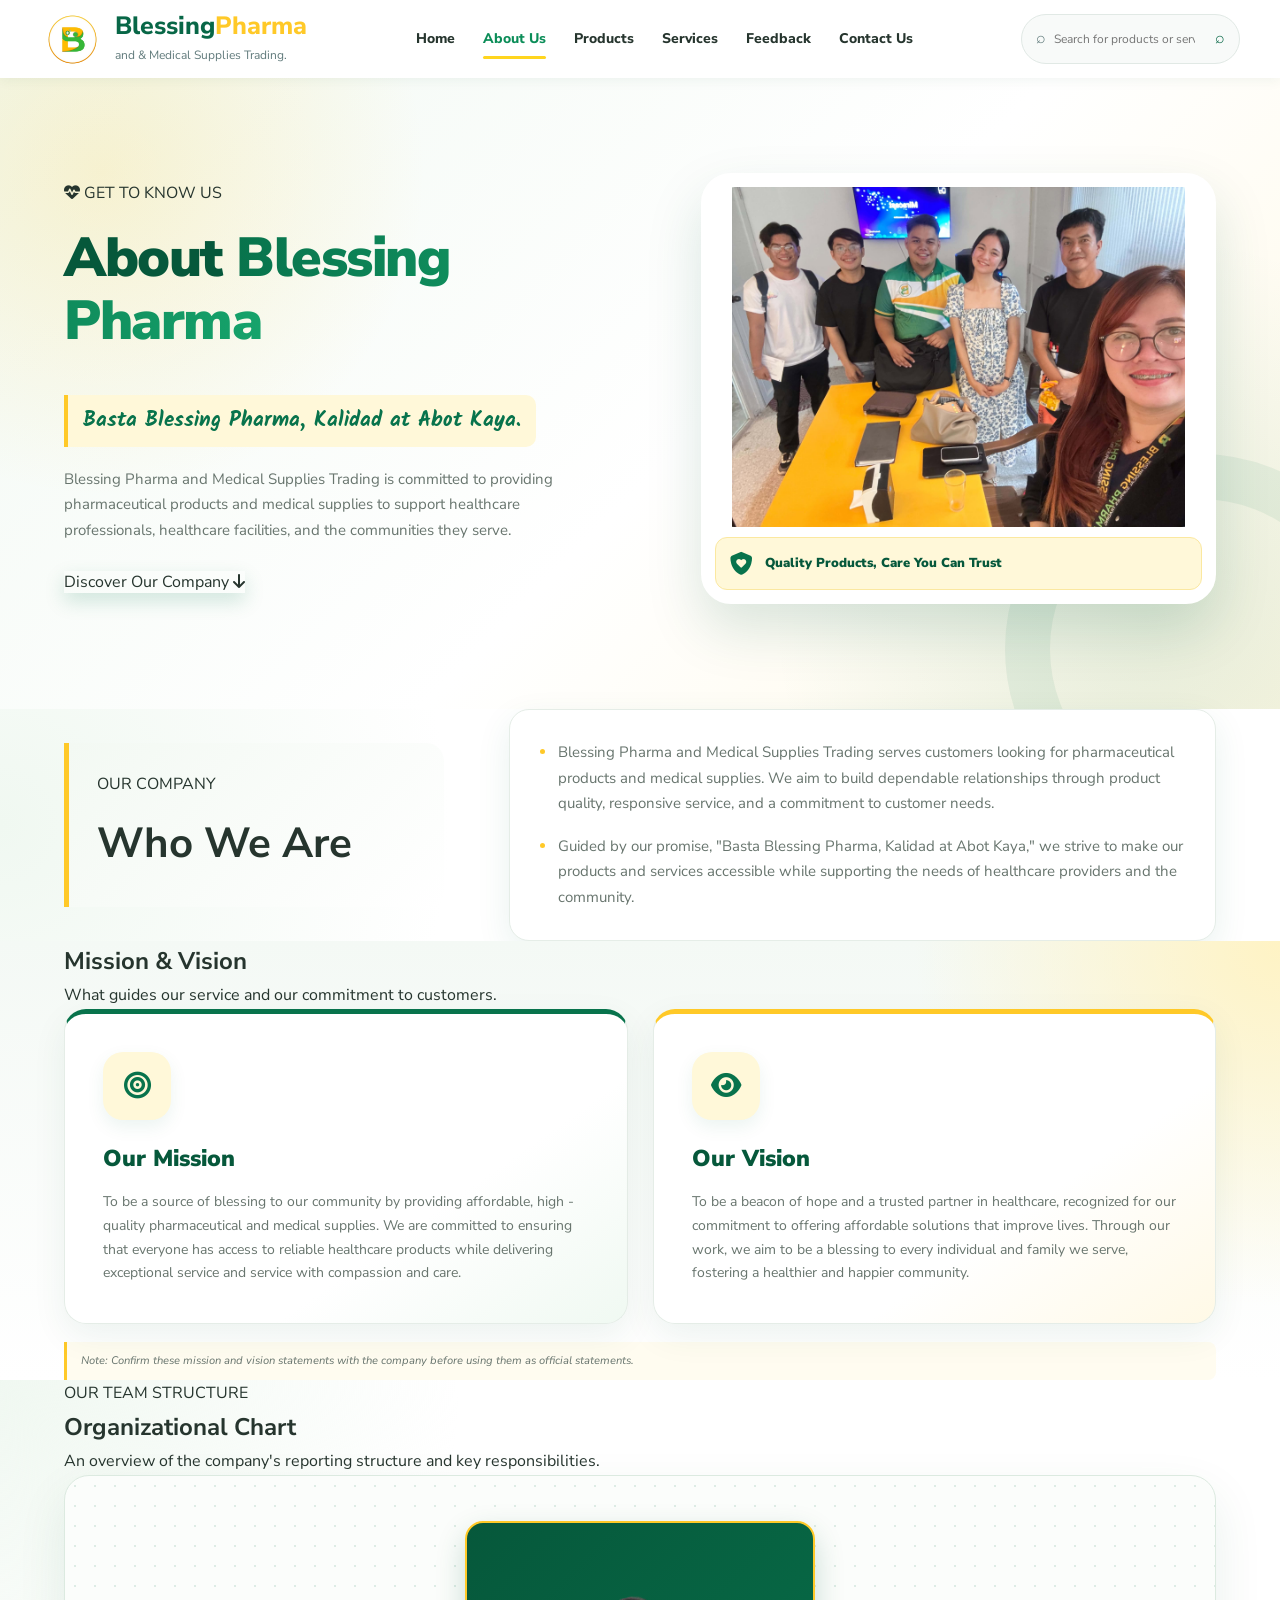
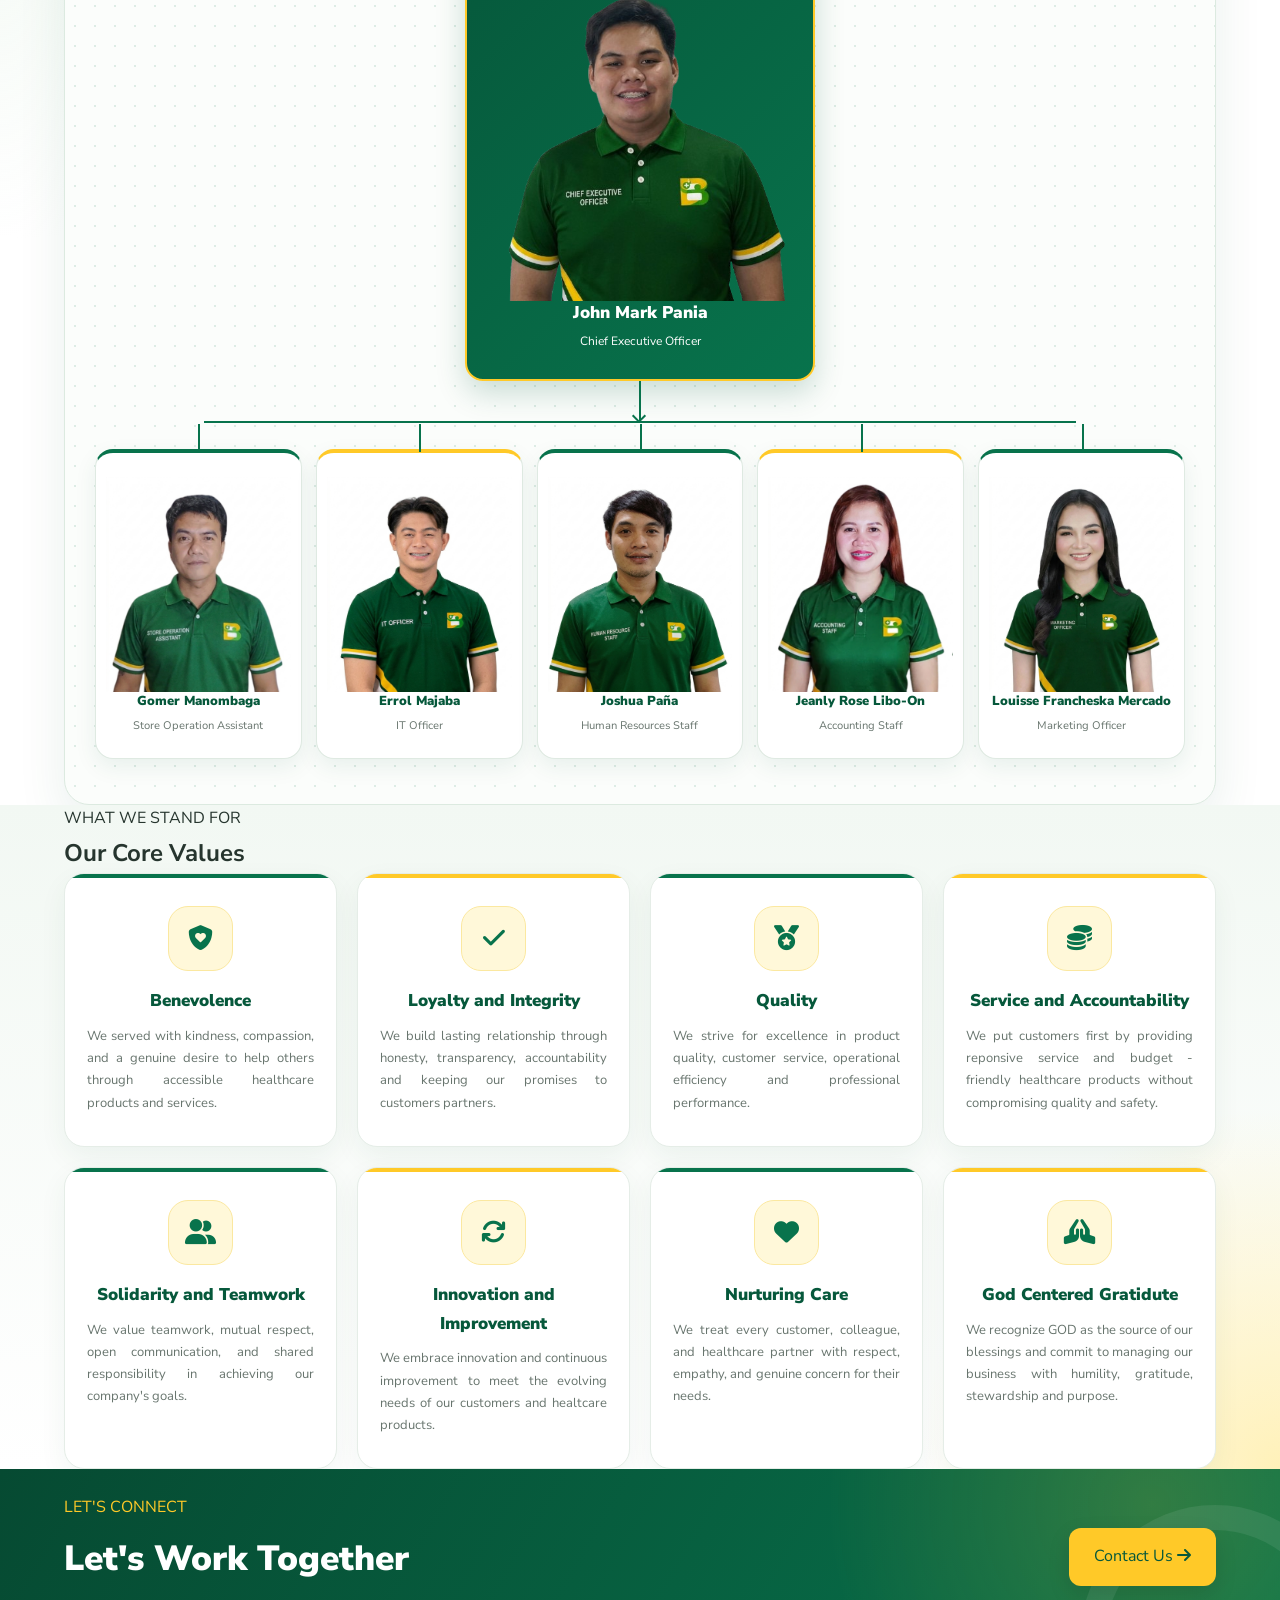
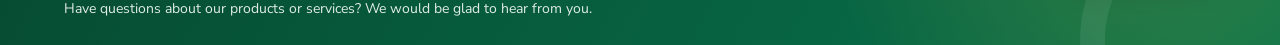
<file: about.html>
<!DOCTYPE html>
<html lang="en">
<head>
    <meta charset="UTF-8">
    <meta name="viewport" content="width=device-width, initial-scale=1.0">
    <meta name="description" content="Learn about Blessing Pharma and Medical Supplies Trading, our mission, vision, values, and organizational structure.">

    <title>About Us | Blessing Pharma</title>

    <link rel="preconnect" href="https://fonts.googleapis.com">
    <link rel="preconnect" href="https://fonts.gstatic.com" crossorigin>
    <link href="https://fonts.googleapis.com/css2?family=Nunito+Sans:wght@400;600;700;800;900&family=Kalam:wght@400;700&display=swap" rel="stylesheet">

    <link rel="stylesheet" href="https://cdnjs.cloudflare.com/ajax/libs/font-awesome/6.7.2/css/all.min.css">
    <link rel="stylesheet" href="about.css">
</head>
<body>

<!-- HEADER -->
<header class="site-header">
    <div class="container nav">

    <a class="brand" href="index.html">
    <img
        src="images/logo.png"
        alt="Blessing Pharma Logo"
        class="logo"
    >

    <div class="brand-text">
        <div class="brand-name">
            Blessing<span>Pharma</span>
        </div>
        <small>and &amp; Medical Supplies Trading.</small>
    </div>
</a>

        <button class="mobile-menu" id="menuToggle" aria-label="Toggle navigation">
            ☰ Menu
        </button>

        <nav class="navlinks" id="navlinks">
    <a href="index.html">Home</a>
    <a class="active" href="about.html">About Us</a>
    <a href="products.html">Products</a>
    <a href="services.html">Services</a>
    <a href="feedback.html">Feedback</a>
    <a href="contact.html">Contact Us</a>
</nav>

        <form class="search" id="searchForm">
    <span>⌕</span>

    <input
        id="searchInput"
        type="search"
        placeholder="Search for products or services..."
        aria-label="Search the website"
        autocomplete="off">

    <button type="submit" aria-label="Search">⌕</button>
</form>


    </div>
</header>

<main>

    <!-- ABOUT HERO -->
    <section class="about-hero">
        <div class="container about-hero-inner">
            <div class="hero-copy">
                <span class="eyebrow">
                    <i class="fa-solid fa-heart-pulse"></i>
                    GET TO KNOW US
                </span>

                <h1>About <span>Blessing Pharma</span></h1>
                <div class="underbar"></div>

                <p class="hero-tagline">
                    Basta Blessing Pharma, Kalidad at Abot Kaya.
                </p>

                <p>
                    Blessing Pharma and Medical Supplies Trading is committed
                    to providing pharmaceutical products and medical supplies
                    to support healthcare professionals, healthcare facilities,
                    and the communities they serve.
                </p>

                <a href="#our-story" class="btn">
                    Discover Our Company
                    <i class="fa-solid fa-arrow-down"></i>
                </a>
            </div>

            <div class="hero-image">
                <img src="images/group.jpg" alt="Blessing Pharma healthcare image">
                <div class="image-label">
                    <i class="fa-solid fa-shield-heart"></i>
                    <span>Quality Products, Care You Can Trust</span>
                </div>
            </div>
        </div>
    </section>

    <!-- COMPANY PROFILE -->
    <section class="section story" id="our-story">
        <div class="container story-grid">
            <div class="section-heading">
                <span class="eyebrow">OUR COMPANY</span>
                <h2>Who <span>We Are</span></h2>

            </div>

            <div class="story-content">
                <p>
                    Blessing Pharma and Medical Supplies Trading serves
                    customers looking for pharmaceutical products and
                    medical supplies. We aim to build dependable
                    relationships through product quality, responsive
                    service, and a commitment to customer needs.
                </p>

                <p>
                    Guided by our promise, "Basta Blessing Pharma,
                    Kalidad at Abot Kaya," we strive to make our products
                    and services accessible while supporting the needs
                    of healthcare providers and the community.
                </p>
            </div>
        </div>
    </section>

    <!-- MISSION AND VISION -->
    <section id="mission" section class="section mission-section">
        <div class="container">
            <div class="center-heading">
               
                <h2>Mission <span>&amp; Vision</span></h2>
                <p>What guides our service and our commitment to customers.</p>
            </div>

            <div class="purpose-grid">
                <article class="purpose-card mission-card">
                    <div class="purpose-icon">
                        <i class="fa-solid fa-bullseye"></i>
                    </div>
                    <h3>Our Mission</h3>
                    <p>
                        To be a source of blessing to our community by providing
                        affordable, high - quality pharmaceutical and medical supplies.
                        We are committed to ensuring that everyone has access to reliable
                        healthcare products while delivering exceptional service and service
                        with compassion and care.
                        
                    </p>
                </article>

                <section id="vision" article class="purpose-card vision-card">
                    <div class="purpose-icon">
                        <i class="fa-solid fa-eye"></i>
                    </div>
                    <h3>Our Vision</h3>
                    <p>
                        To be a beacon of hope and a trusted partner in healthcare,
                        recognized for our commitment to offering affordable solutions
                        that improve lives. Through our work, we aim to be a blessing to
                        every individual and family we serve, fostering a healthier and happier community.
                    </p>
                </article>
            </div>

            <p class="editor-note">
                Note: Confirm these mission and vision statements with
                the company before using them as official statements.
            </p>
        </div>
    </section>

    <!-- ORGANIZATIONAL CHART -->
    <section class="section organization" id="organization-chart">
        <div class="container">
            <div class="center-heading">
                <span class="eyebrow">OUR TEAM STRUCTURE</span>
                <h2>Organizational <span>Chart</span></h2>
                <div class="underbar"></div>
                <p>
                    An overview of the company's reporting structure
                    and key responsibilities.
                </p>
            </div>

            <div class="org-chart">

<!-- LEVEL 1: CEO / BUSINESS OWNER -->
<div class="org-level">
    <article class="org-card top-card owner-card">
        <img
            src="images/ceo.png"
            alt="Chief Executive Officer"
            class="org-person-photo"
        >

        <h3>John Mark Pania</h3>
        <p>Chief Executive Officer</p>
    </article>
</div>
                <div class="org-connector"></div>

                <!-- LEVEL 2: FIVE DEPARTMENTS -->
                <div class="org-departments">

                    <article class="org-card department-card">
    <img
        src="images/assistant.jfif"
        alt="Inventory and Warehouse Representative"
        class="org-person-photo"
    >

    <h3>Gomer Manombaga</h3>
    <p>Store Operation Assistant</p>
</article>

                     <article class="org-card department-card">
    <img
        src="images/it.jfif"
        alt="IT Officer"
        class="org-person-photo"
    >

    <h3>Errol Majaba</h3>
    <p>IT Officer</p>
</article>

                    <article class="org-card department-card">
    <img
        src="images/HR.jfif"
        alt="Human Resources Officer"
        class="org-person-photo"
    >

    <h3>Joshua Paña</h3>
    <p>Human Resources Staff</p>
</article>

                    <article class="org-card department-card">
    <img
        src="images/accounting.jfif"
        alt="Financial and Accounting"
        class="org-person-photo"
    >

    <h3>Jeanly Rose Libo-On</h3>
    <p>Accounting Staff</p>
</article>

                    <article class="org-card department-card">
                        <img
        src="images/marketing.jfif"
        alt="Marketing Officer"
        class="org-person-photo"
    >
                        <h3>Louisse Francheska Mercado</h3>
                        <p>Marketing Officer</p>
                    </article>

                </div>
            </div>
        </div>
    </section>

    <!-- CORE VALUES -->
    <section class="section values-section">
        <div class="container">
            <div class="center-heading">
                <span class="eyebrow">WHAT WE STAND FOR</span>
                <h2>Our Core <span>Values</span></h2>
                <div class="underbar"></div>
            </div>

            <div class="values-grid">
                <article class="value-card">
                    <div class="value-icon">
                        <i class="fa-solid fa-shield-heart"></i>
                    </div>
                    <h3>Benevolence</h3>
                    <p>We served with kindness, compassion, and a genuine desire to help others through accessible healthcare products and services.</p>
                </article>

                <article class="value-card">
                    <div class="value-icon">
                        <i class="fa-solid fa-check"></i>
                    </div>
                    <h3>Loyalty and Integrity</h3>
                    <p>We build lasting relationship through honesty, transparency, accountability and keeping our promises to customers partners.</p>
                </article>

                <article class="value-card">
                    <div class="value-icon">
                        <i class="fa-solid fa-medal"></i>
                    </div>
                    <h3>Quality</h3>
                    <p>We strive for excellence in product quality, customer service, operational efficiency and professional performance.</p>
                </article>

                <article class="value-card">
                    <div class="value-icon">
                        <i class="fa-solid fa-coins"></i>
                    </div>
                    <h3>Service and Accountability</h3>
                    <p>We put customers first by providing reponsive service and budget - friendly healthcare products without compromising quality and safety. </p>
                </article>

                <article class="value-card">
                    <div class="value-icon">
                        <i class="fa-solid fa-user-group"></i>
                    </div>
                    <h3>Solidarity and Teamwork</h3>
                    <p>We value teamwork, mutual respect, open communication, and shared responsibility in achieving our company's goals.</p>
                </article>

                <article class="value-card">
                    <div class="value-icon">
                        <i class="fa-solid fa-arrows-rotate"></i>
                    </div>
                    <h3>Innovation and Improvement</h3>
                    <p>We embrace innovation and continuous improvement to meet the evolving needs of our customers and healtcare products.</p>
                </article>

                <article class="value-card">
                    <div class="value-icon">
                        <i class="fa-solid fa-heart"></i>
                    </div>
                    <h3>Nurturing Care</h3>
                    <p>We treat every customer, colleague, and healthcare partner with respect, empathy, and genuine concern for their needs.</p>
                </article>

                <article class="value-card">
                    <div class="value-icon">
                        <i class="fa-solid fa-hands-praying"></i>
                    </div>
                    <h3>God Centered Gratidute</h3>
                    <p>We recognize GOD as the source of our blessings and commit to managing our business with humility, gratitude, stewardship and purpose.</p>
                </article>
            </div>
        </div>
    </section>

    <!-- CONTACT CTA -->
    <section class="about-cta">
        <div class="container cta-inner">
            <div>
                <span class="eyebrow">LET'S CONNECT</span>
                <h2>Let's Work Together</h2>
                <p>
                    Have questions about our products or services?
                    We would be glad to hear from you.
                </p>
            </div>

            <a href="contact.html" class="btn cta-btn">
                Contact Us <i class="fa-solid fa-arrow-right"></i>
            </a>
        </div>
    </section>

</main>

<script>
    // MOBILE NAVIGATION
    const menuToggle = document.getElementById("menuToggle");
    const navlinks = document.getElementById("navlinks");

    menuToggle.addEventListener("click", function () {
        const isOpen = navlinks.classList.toggle("show");
        menuToggle.setAttribute("aria-expanded", isOpen);
    });


    // ABOUT PAGE SCROLL REVEAL
    const revealSections = document.querySelectorAll(
        ".story, .mission-section, .organization, .values-section, .about-cta"
    );

    const revealCards = document.querySelectorAll(
        ".purpose-card, .org-card, .value-card"
    );

    revealSections.forEach(section => {
        section.classList.add("about-reveal");
    });

    revealCards.forEach(card => {
        card.classList.add("about-card-reveal");
    });

    const revealObserver = new IntersectionObserver((entries, observer) => {
        entries.forEach(entry => {
            if (entry.isIntersecting) {
                entry.target.classList.add("show");
                observer.unobserve(entry.target);
            }
        });
    }, {
        threshold: 0.12
    });

    document.querySelectorAll(
        ".about-reveal, .about-card-reveal"
    ).forEach(element => {
        revealObserver.observe(element);
    });
</script>
<script src="search.js"></script>

</body>
</html>
</file>
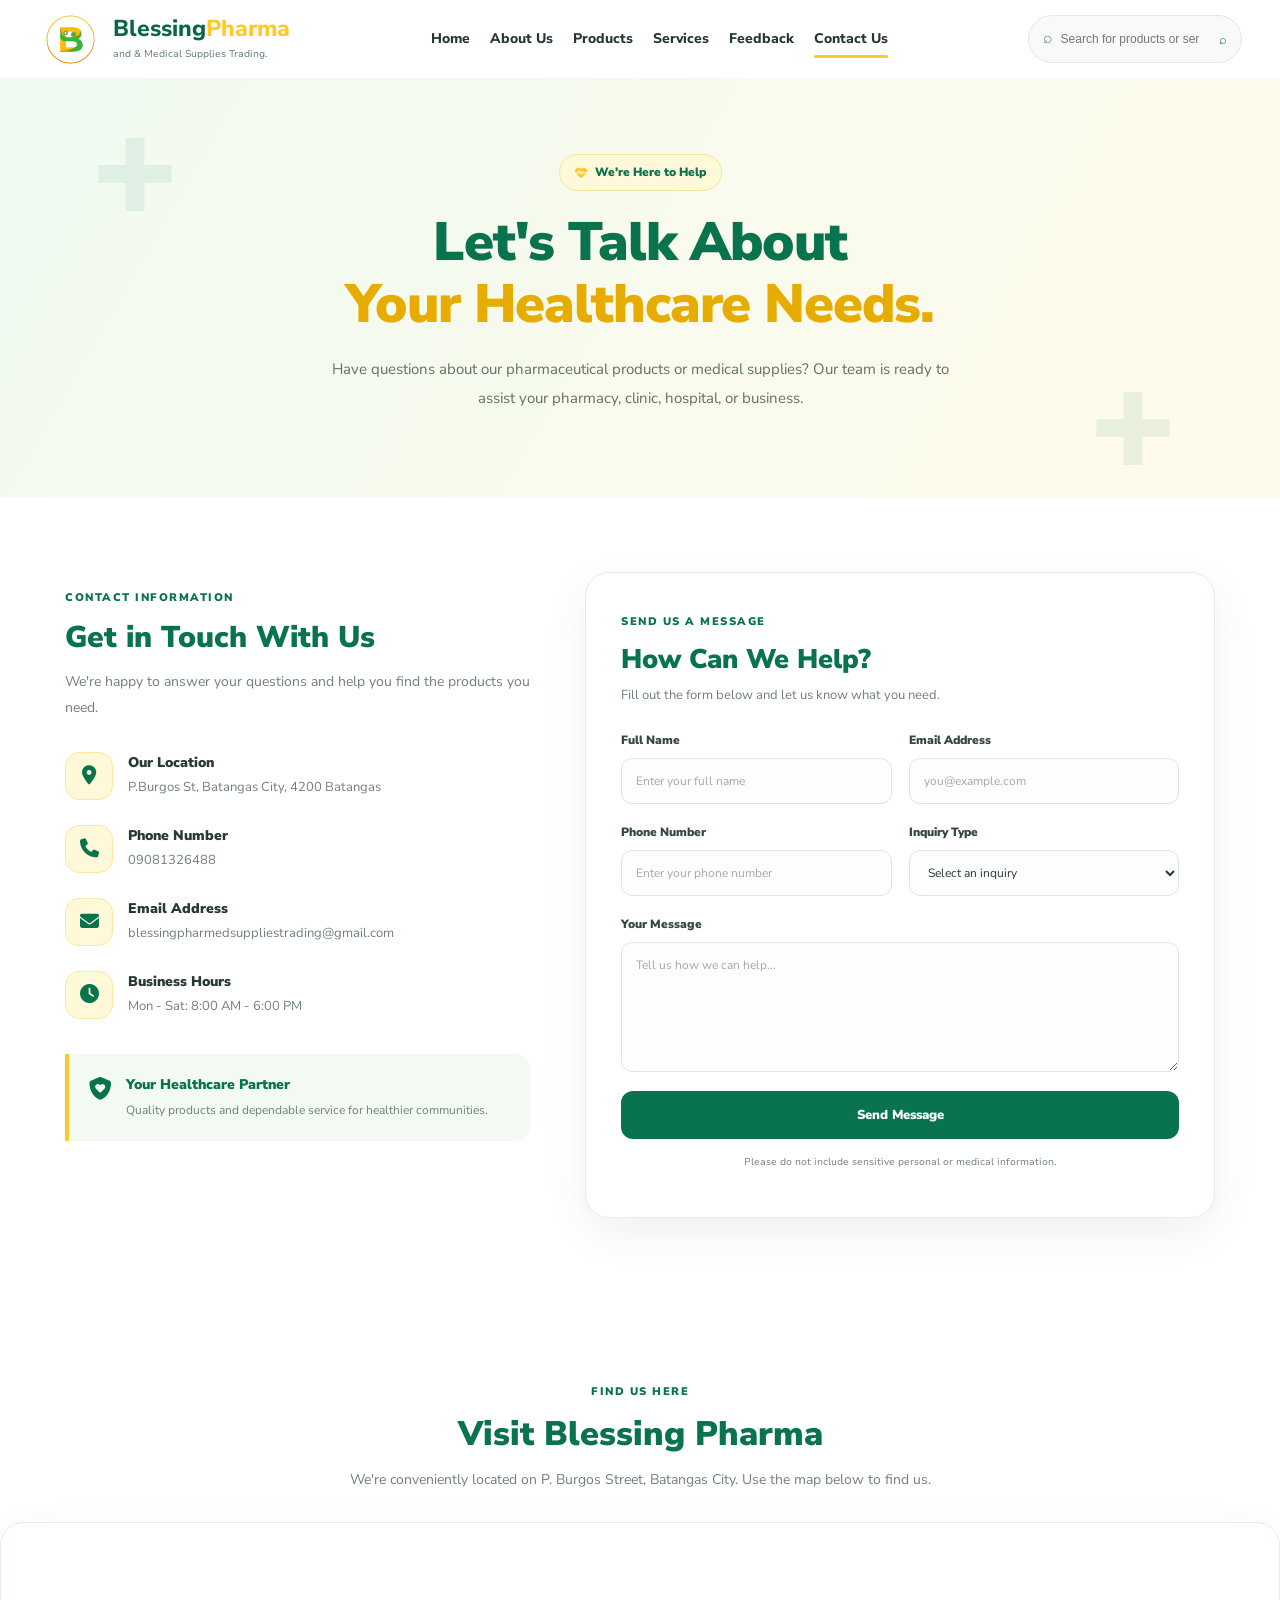
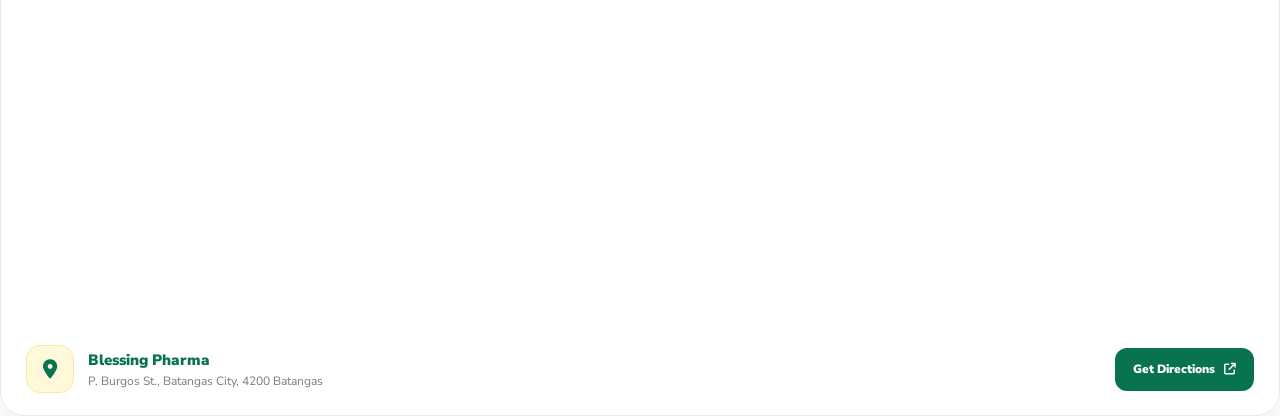
<file: contact.html>
<!DOCTYPE html>
<html lang="en">
<head>
    <meta charset="UTF-8">
    <meta name="viewport" content="width=device-width, initial-scale=1.0">

    <title>Contact Us | Blessing Pharma</title>

    <!-- Google Fonts -->
    <link rel="preconnect" href="https://fonts.googleapis.com">
    <link rel="preconnect" href="https://fonts.gstatic.com" crossorigin>
    <link href="https://fonts.googleapis.com/css2?family=Nunito+Sans:wght@400;500;600;700;800;900&display=swap" rel="stylesheet">

    <!-- Font Awesome Icons -->
    <link rel="stylesheet" href="https://cdnjs.cloudflare.com/ajax/libs/font-awesome/6.7.2/css/all.min.css">

    <link rel="stylesheet" href="contact.css">
</head>

<body>

    <!-- HEADER -->
<header class="site-header">
    <div class="container nav">

    <a class="brand" href="#home">
    <img
        src="images/logo.png"
        alt="Blessing Pharma Logo"
        class="logo"
    >

    <div class="brand-text">
        <div class="brand-name">
            Blessing<span>Pharma</span>
        </div>
        <small>and &amp; Medical Supplies Trading.</small>
    </div>
</a>

        <button class="mobile-menu" id="menuToggle" aria-label="Toggle navigation">
            ☰ Menu
        </button>

    <nav class="navlinks" id="navlinks">
    <a href="index.html">Home</a>
    <a href="about.html">About Us</a>
    <a href="products.html">Products</a>
    <a href="services.html">Services</a>
    <a href="feedback.html">Feedback</a>
    <a class="active" href="contact.html">Contact Us</a>
</nav>

        <form class="search" id="searchForm">
    <span>⌕</span>

    <input
        id="searchInput"
        type="search"
        placeholder="Search for products or services..."
        aria-label="Search the website"
        autocomplete="off">

    <button type="submit" aria-label="Search">⌕</button>
</form>

    </div>
</header>


    <!-- CONTACT HERO -->
    <section class="contact-hero" id="contact-home">
        <div class="contact-container">

            <div class="hero-badge">
                <i class="fa-solid fa-heart-pulse"></i>
                We're Here to Help
            </div>

            <h1>
                Let's Talk About
                <span>Your Healthcare Needs.</span>
            </h1>

            <p>
                Have questions about our pharmaceutical products or medical
                supplies? Our team is ready to assist your pharmacy, clinic,
                hospital, or business.
            </p>

            <div class="hero-decoration">
                <i class="fa-solid fa-plus"></i>
            </div>

        </div>
    </section>


    <!-- CONTACT SECTION -->
    <main class="contact-main">
        <div class="contact-container">

            <div class="contact-layout">

                <!-- CONTACT INFORMATION -->
                <section class="contact-info" id="contact-information">

                    <span class="section-label">CONTACT INFORMATION</span>

                    <h2>Get in Touch With Us</h2>

                    <p class="info-intro">
                        We're happy to answer your questions and help you
                        find the products you need.
                    </p>

                    <div class="info-list">

                        <div class="info-item">
                            <div class="info-icon">
                                <i class="fa-solid fa-location-dot"></i>
                            </div>

                            <div>
                                <h3>Our Location</h3>
                                <p>P.Burgos St, Batangas City, 4200 Batangas</p>
                            </div>
                        </div>

                        <div class="info-item">
                            <div class="info-icon">
                                <i class="fa-solid fa-phone"></i>
                            </div>

                            <div>
                                <h3>Phone Number</h3>
                                <p>09081326488</p>
                            </div>
                        </div>

                        <div class="info-item">
                            <div class="info-icon">
                                <i class="fa-solid fa-envelope"></i>
                            </div>

                            <div>
                                <h3>Email Address</h3>
                                <p>blessingpharmedsuppliestrading@gmail.com</p>
                            </div>
                        </div>

                        <div class="info-item">
                            <div class="info-icon">
                                <i class="fa-solid fa-clock"></i>
                            </div>

                            <div>
                                <h3>Business Hours</h3>
                                <p>Mon - Sat: 8:00 AM - 6:00 PM</p>
                            </div>
                        </div>

                    </div>

                    <div class="contact-note">
                        <i class="fa-solid fa-shield-heart"></i>

                        <div>
                            <strong>Your Healthcare Partner</strong>
                            <p>
                                Quality products and dependable service
                                for healthier communities.
                            </p>
                        </div>
                    </div>

                </section>


                <!-- CONTACT FORM -->
                <section class="contact-form-card" id="contact-form">

                    <div class="form-heading">
                        <span class="section-label">SEND US A MESSAGE</span>
                        <h2>How Can We Help?</h2>
                        <p>Fill out the form below and let us know what you need.</p>
                    </div>

                    <form id="contactForm">

    <div class="form-row">
        <div class="form-group">
            <label for="fullName">Full Name</label>
            <input
                type="text"
                id="fullName"
                name="fullName"
                placeholder="Enter your full name"
                required
            >
        </div>

        <div class="form-group">
            <label for="email">Email Address</label>
            <input
                type="email"
                id="email"
                name="email"
                placeholder="you@example.com"
                required
            >
        </div>
    </div>

    <div class="form-row">
        <div class="form-group">
            <label for="phone">Phone Number</label>
            <input
                type="tel"
                id="phone"
                name="phone"
                placeholder="Enter your phone number"
            >
        </div>

        <div class="form-group">
            <label for="subject">Inquiry Type</label>
            <select id="subject" name="subject" required>
                <option value="" disabled selected>Select an inquiry</option>
                <option value="Inquiry">Inquiry Items</option>
                <option value="Purchasing">Purchasing Items</option>
                <option value="Quotation">Quotation</option>
                <option value="Apply">Application</option>
                <option value="Partnership">Partnership</option>
                <option value="Other">Other</option>
            </select>
        </div>
    </div>

    <!-- APPLICATION FIELDS: Shown only when Application is selected -->
    <div id="applicationFields" hidden>

        <div class="form-group">
            <label for="position">Position Applying For</label>
            <input
                type="text"
                id="position"
                name="position"
                placeholder="Enter the position you are applying for"
            >
        </div>

        <div class="form-group">
            <label for="resume">Upload Resume / CV</label>
            <input
                type="file"
                id="resume"
                name="resume"
                accept=".pdf,.docx,application/pdf,application/vnd.openxmlformats-officedocument.wordprocessingml.document"
            >
            <small>Accepted formats: PDF and DOCX. Maximum file size: 5 MB.</small>
        </div>

        <div class="form-group application-consent">
            <label>
                <input
                    type="checkbox"
                    id="applicationConsent"
                    name="applicationConsent"
                >
                I consent to the collection and processing of my application
                details and uploaded resume for recruitment purposes.
            </label>
        </div>

    </div>

    <div class="form-group">
        <label for="message">Your Message</label>
        <textarea
            id="message"
            name="message"
            rows="5"
            placeholder="Tell us how we can help..."
            required
        ></textarea>
    </div>

    <button type="submit" class="submit-button">
        Send Message
    </button>

    <p class="form-disclaimer">
        Please do not include sensitive personal or medical information.
    </p>

    <p id="formStatus" class="form-status" aria-live="polite"></p>

</form>
   

                </section>

            </div>

        </div>
    </main>


<!-- GOOGLE MAP LOCATION -->
<section class="location-section" id="our-location">
    <div class="location-heading">
        <span class="section-label">FIND US HERE</span>
        <h2>Visit Blessing Pharma</h2>
        <p>
            We're conveniently located on P. Burgos Street,
            Batangas City. Use the map below to find us.
        </p>
    </div>

    <div class="map-card" id="google-maps">
        <iframe
            src="https://maps.google.com/maps?q=Blessing%20Pharma%20and%20Medical%20Supplies%20Trading%2C%20P.%20Burgos%20St%2C%20Batangas%20City%2C%20Philippines&output=embed"
            title="Blessing Pharma location in Batangas City"
            width="100%"
            height="400"
            style="border: 0;"
            loading="lazy"
            referrerpolicy="no-referrer-when-downgrade"
            allowfullscreen>
        </iframe>

        <div class="map-footer">
            <div class="map-address">
                <div class="info-icon">
                    <i class="fa-solid fa-location-dot"></i>
                </div>
                <div>
                    <h3>Blessing Pharma</h3>
                    <p>P. Burgos St., Batangas City, 4200 Batangas</p>
                </div>
            </div>

            <a
                href="https://www.google.com/maps/search/?api=1&query=Blessing+Pharma+and+Medical+Supplies+Trading+P.+Burgos+Batangas+City"
                target="_blank"
                rel="noopener noreferrer"
                class="directions-button">
                Get Directions
                <i class="fa-solid fa-arrow-up-right-from-square"></i>
            </a>
        </div>
    </div>
</section>


    <script src="contact.js"></script>
    <script src="search.js"></script>

</body>
</html>
</file>
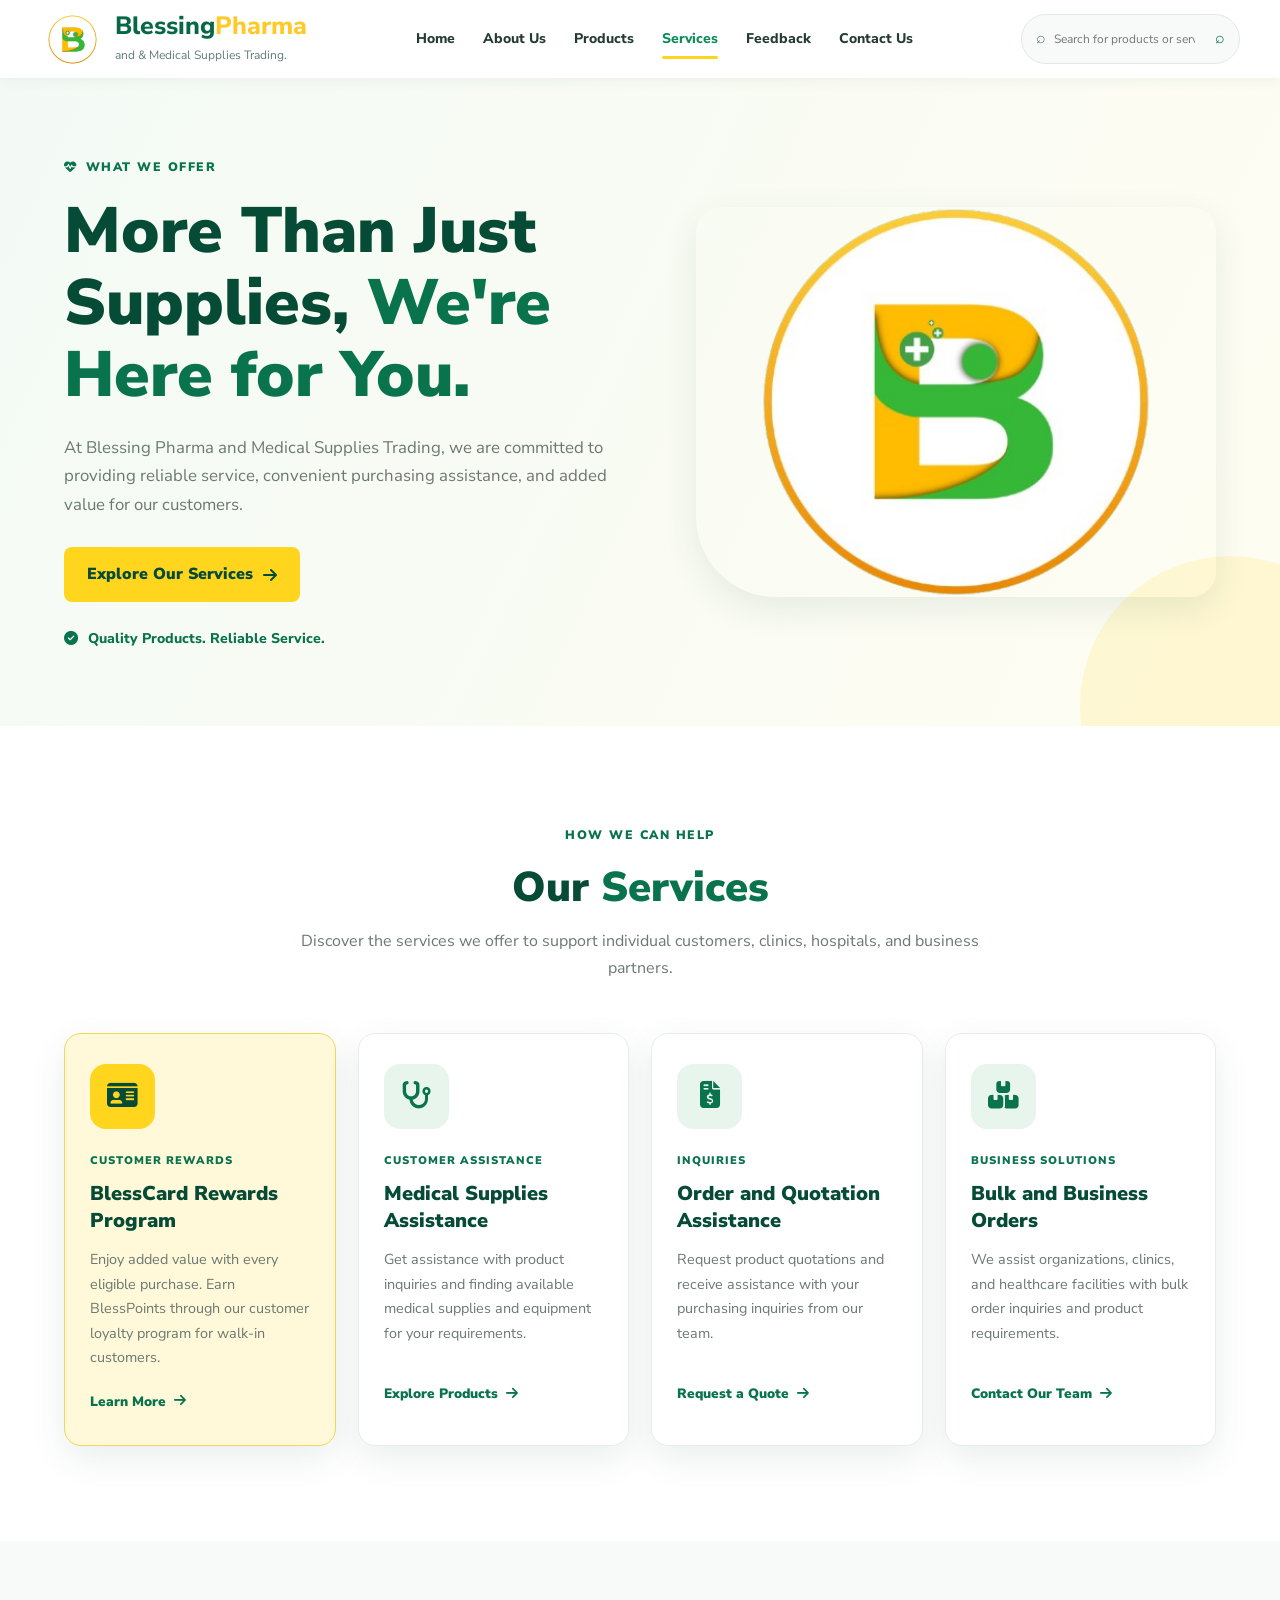
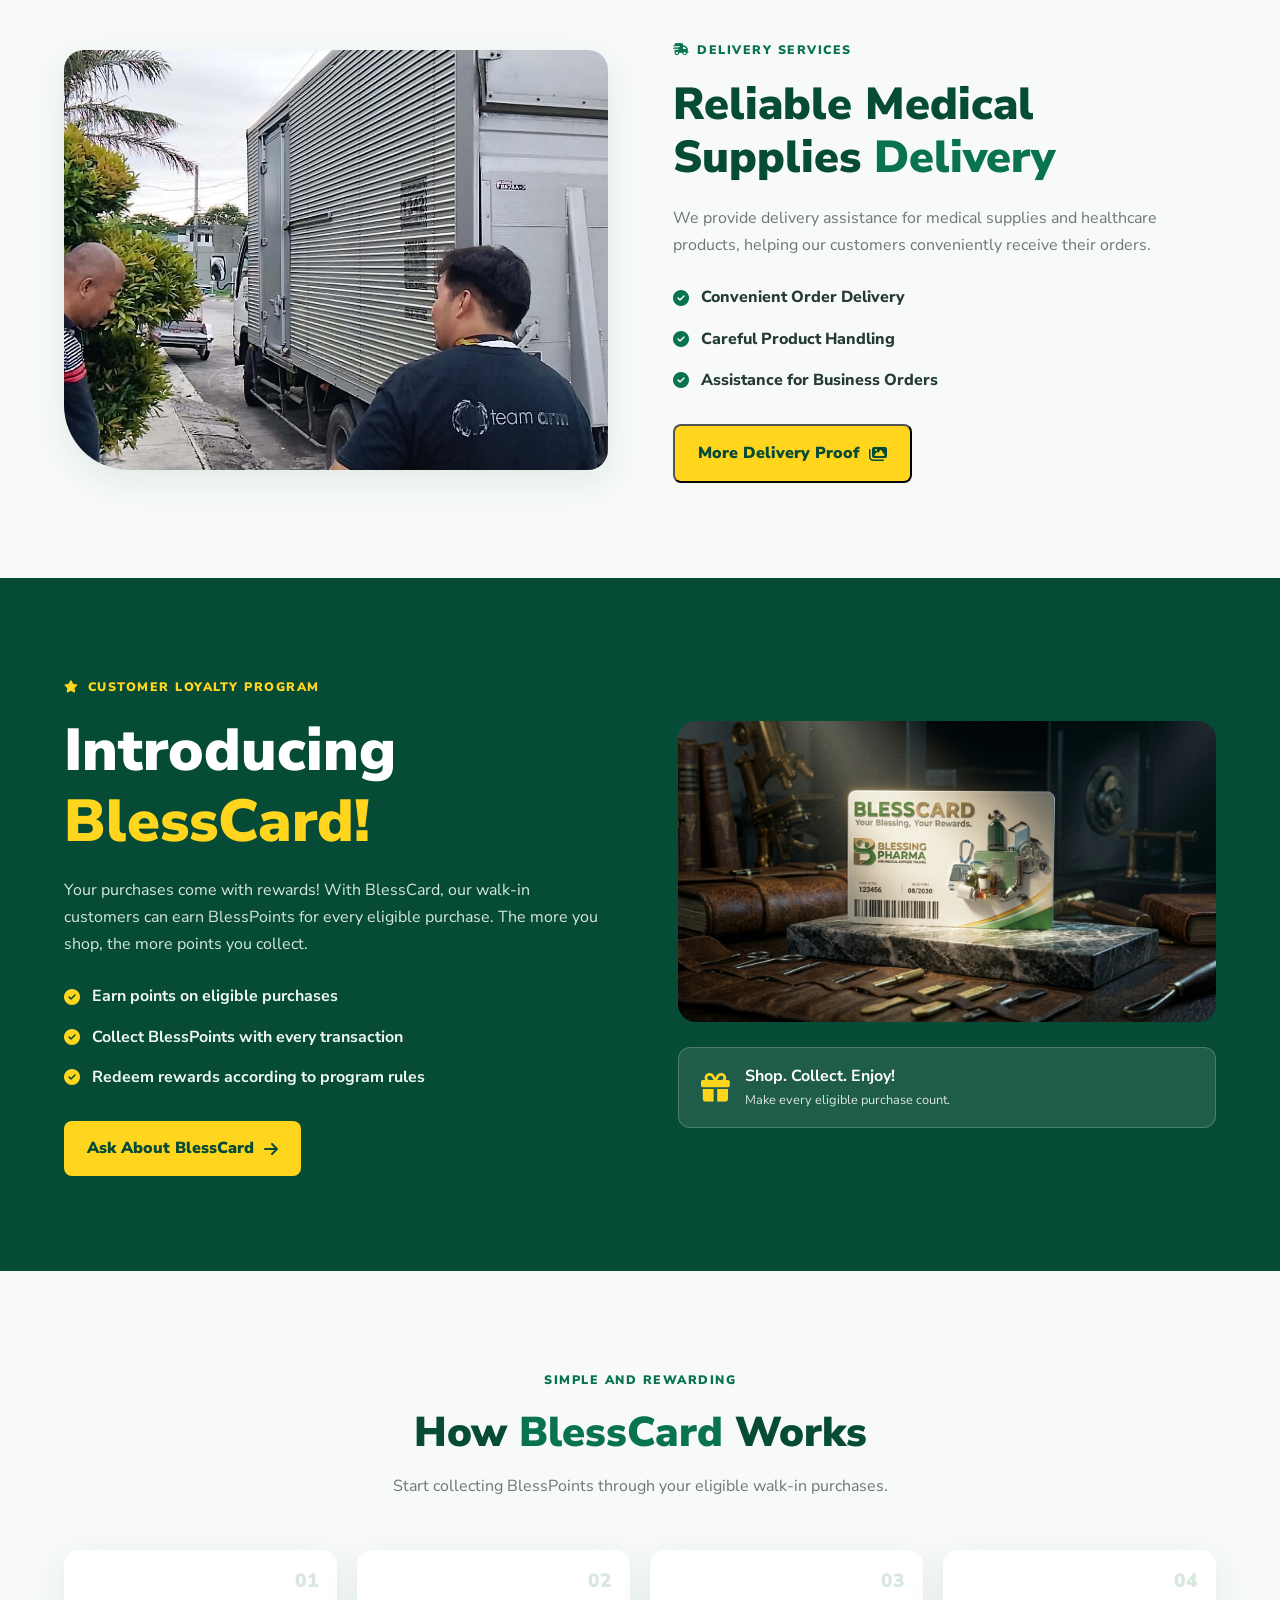
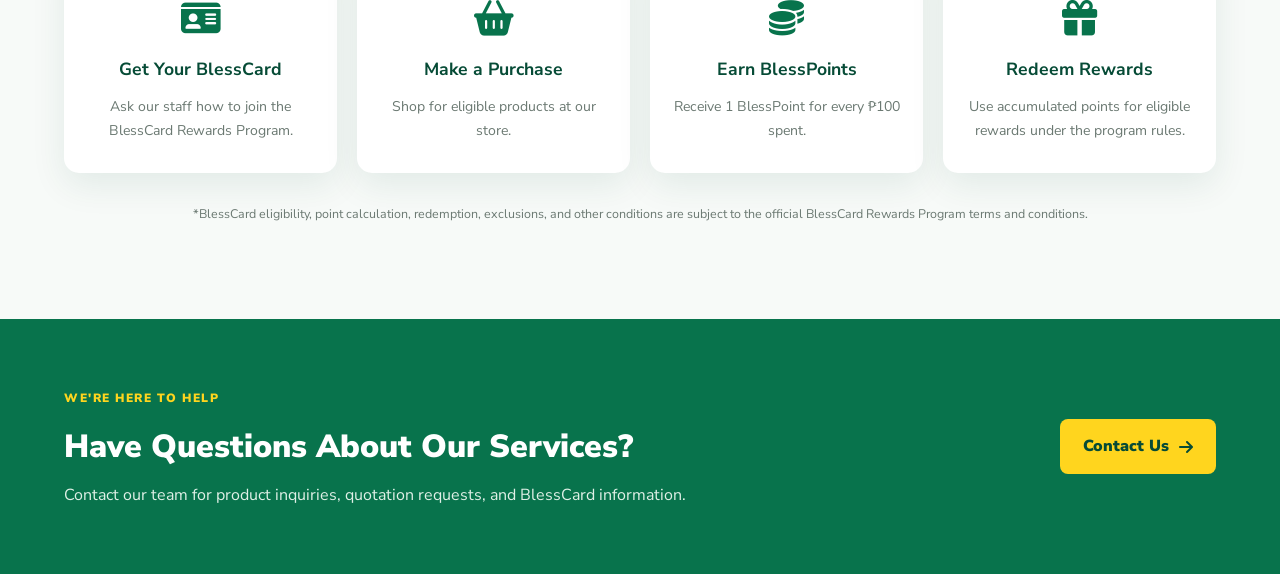
<file: services.html>
<!DOCTYPE html>
<html lang="en">
<head>
    <meta charset="UTF-8">
    <meta name="viewport" content="width=device-width, initial-scale=1.0">
    <meta name="description" content="Learn about Blessing Pharma and Medical Supplies Trading, our mission, vision, values, and organizational structure.">

    <title>About Us | Blessing Pharma</title>

    <link rel="preconnect" href="https://fonts.googleapis.com">
    <link rel="preconnect" href="https://fonts.gstatic.com" crossorigin>
    <link href="https://fonts.googleapis.com/css2?family=Nunito+Sans:wght@400;600;700;800;900&family=Kalam:wght@400;700&display=swap" rel="stylesheet">

    <link rel="stylesheet" href="https://cdnjs.cloudflare.com/ajax/libs/font-awesome/6.7.2/css/all.min.css">
    <link rel="stylesheet" href="services.css">
</head>
<body>

<!-- HEADER -->
<header class="site-header">
    <div class="container nav">

    <a class="brand" href="index.html">
    <img
        src="images/logo.png"
        alt="Blessing Pharma Logo"
        class="logo"
    >

    <div class="brand-text">
        <div class="brand-name">
            Blessing<span>Pharma</span>
        </div>
        <small>and &amp; Medical Supplies Trading.</small>
    </div>
</a>

      <button type="button"
        class="mobile-menu"
        id="menuToggle"
        aria-label="Toggle navigation">
    <i class="fa-solid fa-bars"></i> Menu
</button>

        <nav class="navlinks" id="navlinks">
    <a href="index.html">Home</a>
    <a href="about.html">About Us</a>
    <a href="products.html">Products</a>
    <a class="active" href="services.html">Services</a>
    <a href="feedback.html">Feedback</a>
    <a href="contact.html">Contact Us</a>
</nav>

        <form class="search" id="searchForm">
    <span>⌕</span>

    <input
        id="searchInput"
        type="search"
        placeholder="Search for products or services..."
        aria-label="Search the website"
        autocomplete="off">

    <button type="submit" aria-label="Search">⌕</button>
</form>


    </div>
</header>


<main>

    <!-- HERO SECTION -->
    <section class="hero">
        <div class="hero-content">

            <span class="eyebrow">
                <i class="fa-solid fa-heart-pulse"></i>
                WHAT WE OFFER
            </span>

            <h1>
                More Than Just Supplies,
                <span>We're Here for You.</span>
            </h1>

            <p>
                At Blessing Pharma and Medical Supplies Trading,
                we are committed to providing reliable service,
                convenient purchasing assistance, and added value
                for our customers.
            </p>

            <a href="#services" class="btn btn-yellow">
                Explore Our Services
                <i class="fa-solid fa-arrow-right"></i>
            </a>

            <div class="hero-note">
                <i class="fa-solid fa-circle-check"></i>
                Quality Products. Reliable Service.
            </div>

        </div>

        <div class="hero-image">
            <img
                src="images/logo.png"
                alt="Healthcare professional assisting a customer">
        </div>

        <div class="hero-decoration"></div>
    </section>


    <!-- SERVICES SECTION -->
    <section class="services-section section" id="services">

        <div class="section-heading">
            <span class="eyebrow">HOW WE CAN HELP</span>

            <h2>Our <span>Services</span></h2>

            <p>
                Discover the services we offer to support
                individual customers, clinics, hospitals,
                and business partners.
            </p>
        </div>


        <div class="services-grid">

            <!-- SERVICE 1 -->
            <article class="service-card featured-service">

                <div class="service-icon">
                    <i class="fa-solid fa-id-card"></i>
                </div>

                <span class="service-label">CUSTOMER REWARDS</span>

                <h3>BlessCard Rewards Program</h3>

                <p>
                    Enjoy added value with every eligible purchase.
                    Earn BlessPoints through our customer loyalty
                    program for walk-in customers.
                </p>

                <a href="#blesscard" class="service-link">
                    Learn More <i class="fa-solid fa-arrow-right"></i>
                </a>

            </article>


            <!-- SERVICE 2 -->
            <article class="service-card">

                <div class="service-icon">
                    <i class="fa-solid fa-stethoscope"></i>
                </div>

                <span class="service-label">CUSTOMER ASSISTANCE</span>

                <h3>Medical Supplies Assistance</h3>

                <p>
                    Get assistance with product inquiries and
                    finding available medical supplies and
                    equipment for your requirements.
                </p>

                <a href="products.html" class="service-link">
                    Explore Products <i class="fa-solid fa-arrow-right"></i>
                </a>

            </article>


            <!-- SERVICE 3 -->
            <article class="service-card">

                <div class="service-icon">
                    <i class="fa-solid fa-file-invoice-dollar"></i>
                </div>

                <span class="service-label">INQUIRIES</span>

                <h3>Order and Quotation Assistance</h3>

                <p>
                    Request product quotations and receive
                    assistance with your purchasing inquiries
                    from our team.
                </p>

                <a href="contact.html" class="service-link">
                    Request a Quote <i class="fa-solid fa-arrow-right"></i>
                </a>

            </article>


            <!-- SERVICE 4 -->
            <article class="service-card">

                <div class="service-icon">
                    <i class="fa-solid fa-boxes-stacked"></i>
                </div>

                <span class="service-label">BUSINESS SOLUTIONS</span>

                <h3>Bulk and Business Orders</h3>

                <p>
                    We assist organizations, clinics, and
                    healthcare facilities with bulk order
                    inquiries and product requirements.
                </p>

                <a href="contact.html" class="service-link">
                    Contact Our Team <i class="fa-solid fa-arrow-right"></i>
                </a>

            </article>

        </div>
    </section>

    <!-- DELIVERY SERVICES -->
<section class="delivery-section" id="delivery">

    <div class="container delivery-container">

        <div class="delivery-image">
            <img src="delivery/main-delivery.jfif"
                 alt="Blessing Pharma medical supplies delivery">
        </div>

        <div class="delivery-content">

            <span class="eyebrow">
                <i class="fa-solid fa-truck-fast"></i>
                DELIVERY SERVICES
            </span>

            <h2>
                Reliable Medical Supplies
                <span>Delivery</span>
            </h2>

            <p>
                We provide delivery assistance for medical supplies
                and healthcare products, helping our customers
                conveniently receive their orders.
            </p>

            <div class="delivery-benefits">
                <div>
                    <i class="fa-solid fa-circle-check"></i>
                    Convenient Order Delivery
                </div>

                <div>
                    <i class="fa-solid fa-circle-check"></i>
                    Careful Product Handling
                </div>

                <div>
                    <i class="fa-solid fa-circle-check"></i>
                    Assistance for Business Orders
                </div>
            </div>

           <button type="button" class="btn btn-yellow" id="viewDeliveryProof">
    More Delivery Proof
    <i class="fa-solid fa-images"></i>
</button>

        </div>

    </div>

</section>

<!-- DELIVERY PROOF GALLERY MODAL -->
<div class="delivery-modal" id="deliveryModal">

    <div class="delivery-modal-content">

        <div class="delivery-modal-header">
            <div>
                <span class="eyebrow">BLESSING PHARMA</span>
                <h2>Our Delivery Proof</h2>
                <p>Real delivery activities and completed orders.</p>
            </div>

            <button type="button"
                    class="close-delivery-modal"
                    id="closeDeliveryModal"
                    aria-label="Close gallery">
                <i class="fa-solid fa-xmark"></i>
            </button>
        </div>

        <div class="delivery-proof-grid">

            <img src="delivery/main-delivery.jfif" alt="Delivery proof 1">
            <img src="delivery/delivery 1.jfif" alt="Delivery proof 1">
            <img src="delivery/delivery 2.jfif" alt="Delivery proof 2">
            <img src="delivery/delivery 3.jfif" alt="Delivery proof 3">
            <img src="delivery/delivery 4.jfif" alt="Delivery proof 4">
            <img src="delivery/delivery 5.jfif" alt="Delivery proof 5">
            <img src="delivery/delivery 6.jfif" alt="Delivery proof 6">
            <img src="delivery/delivery 7.jfif" alt="Delivery proof 7">
            <img src="delivery/delivery 8.jfif" alt="Delivery proof 8">
            <img src="delivery/delivery 9.jfif" alt="Delivery proof 9">
            <img src="delivery/delivery 10.jfif" alt="Delivery proof 10">

        </div>

    </div>

</div>


    
<!-- BLESSCARD FEATURE SECTION -->
<section class="blesscard-section" id="blesscard">

    <div class="container blesscard-container">

        <div class="blesscard-content">

            <span class="eyebrow yellow-eyebrow">
                <i class="fa-solid fa-star"></i>
                CUSTOMER LOYALTY PROGRAM
            </span>

            <h2>
                Introducing
                <span>BlessCard!</span>
            </h2>

            <p>
                Your purchases come with rewards!
                With BlessCard, our walk-in customers can
                earn BlessPoints for every eligible purchase.
                The more you shop, the more points you collect.
            </p>

            <div class="blesscard-benefits">

                <div>
                    <i class="fa-solid fa-circle-check"></i>
                    Earn points on eligible purchases
                </div>

                <div>
                    <i class="fa-solid fa-circle-check"></i>
                    Collect BlessPoints with every transaction
                </div>

                <div>
                    <i class="fa-solid fa-circle-check"></i>
                    Redeem rewards according to program rules
                </div>

            </div>

            <a href="contact.html" class="btn btn-yellow">
                Ask About BlessCard
                <i class="fa-solid fa-arrow-right"></i>
            </a>


        </div>

        <!-- BLESSCARD DESIGN -->
<div class="blesscard-visual">

    <img
        src="images/blesscard.jfif"
        alt="Blessing Pharma BlessCard Rewards Card"
        class="blesscard-image">

    <div class="points-note">
        <i class="fa-solid fa-gift"></i>

        <div>
            <strong>Shop. Collect. Enjoy!</strong>
            <span>Make every eligible purchase count.</span>
        </div>
    </div>

</div>

    </div>

</section>



    <!-- HOW IT WORKS -->
<section class="how-section section" id="how-it-works">

        <div class="section-heading">
            <span class="eyebrow">SIMPLE AND REWARDING</span>

            <h2>How <span>BlessCard</span> Works</h2>

            <p>
                Start collecting BlessPoints through
                your eligible walk-in purchases.
            </p>
        </div>


        <div class="steps-grid">

            <div class="step-card">
                <div class="step-number">01</div>
                <i class="fa-solid fa-id-card step-icon"></i>
                <h3>Get Your BlessCard</h3>
                <p>Ask our staff how to join the BlessCard Rewards Program.</p>
            </div>

            <div class="step-card">
                <div class="step-number">02</div>
                <i class="fa-solid fa-basket-shopping step-icon"></i>
                <h3>Make a Purchase</h3>
                <p>Shop for eligible products at our store.</p>
            </div>

            <div class="step-card">
                <div class="step-number">03</div>
                <i class="fa-solid fa-coins step-icon"></i>
                <h3>Earn BlessPoints</h3>
                <p>Receive 1 BlessPoint for every ₱100 spent.</p>
            </div>

            <div class="step-card">
                <div class="step-number">04</div>
                <i class="fa-solid fa-gift step-icon"></i>
                <h3>Redeem Rewards</h3>
                <p>Use accumulated points for eligible rewards under the program rules.</p>
            </div>

        </div>

        <p class="program-note">
            *BlessCard eligibility, point calculation, redemption,
            exclusions, and other conditions are subject to the official
            BlessCard Rewards Program terms and conditions.
        </p>

    </section>


    <!-- CALL TO ACTION -->
    <section class="cta-section" id="service-contact">

        <div class="container cta-content">

            <div>
                <span>WE'RE HERE TO HELP</span>

                <h2>Have Questions About Our Services?</h2>

                <p>
                    Contact our team for product inquiries,
                    quotation requests, and BlessCard information.
                </p>
            </div>

            <a href="contact.html" class="btn btn-yellow">
                Contact Us <i class="fa-solid fa-arrow-right"></i>
            </a>

        </div>

    </section>

</main>




<button class="back-to-top" id="backToTop" aria-label="Back to top">
    <i class="fa-solid fa-arrow-up"></i>
</button>


<script src="services.js"></script>
<script src="search.js"></script>


</body>
</html>
</file>
<file: about.css>
:root {
    --green: #08734C;
    --green-dark: #06583B;
    --yellow: #FFC928;
    --pale-yellow: #FFF8D9;
    --white: #FFFFFF;
    --text: #26352E;
    --muted: #68756E;
    --light-bg: #F7FAF7;
    --border: #E5EDE7;
    --shadow: 0 12px 35px rgba(8, 115, 76, 0.09);
}

* {
    box-sizing: border-box;
    margin: 0;
    padding: 0;
}

html {
    scroll-behavior: smooth;
    scroll-padding-top: 100px;
}

body {
    font-family: "Nunito Sans", sans-serif;
    color: var(--text);
    background: var(--white);
    line-height: 1.7;
}

a {
    text-decoration: none;
    color: inherit;
}

img {
    display: block;
    max-width: 100%;
}

.container {
    width: min(1160px, 90%);
    margin: auto;
}


/* =========================
   HEADER BASE STYLES
========================= */

.site-header {
    min-height: 78px;
    background: #ffffff;
    display: flex;
    align-items: center;
    position: sticky;
    top: 0;
    z-index: 1000;
    box-shadow: 0 2px 12px #164c3510;
}

.site-header,
.site-header * {
    box-sizing: border-box;
}

.site-header .container {
    width: min(1200px, 94%);
    margin: 0 auto;
}

.site-header .nav {
    display: flex;
    align-items: center;
    justify-content: space-between;
    gap: 22px;
}

/* =========================
   LOGO AND COMPANY NAME
========================= */

.site-header .brand {
    display: flex;
    align-items: center;
    gap: 10px;
    flex-shrink: 1;
    min-width: 0;
    text-decoration: none;
}

.site-header .logo {
    width: 65px;
    height: 65px;
    object-fit: contain;
    display: block;
    flex: 0 0 65px;
}

.site-header .brand-text {
    display: flex;
    flex-direction: column;
    justify-content: center;
    gap: 4px;
    min-width: 0;
}

.site-header .brand-name {
    font-size: 25px;
    font-weight: 800;
    line-height: 1.1;
    white-space: nowrap;
    color: #086747;
}

.site-header .brand-name span {
    color: #ffc928;
}

.site-header .brand-text small {
    font-size: 12px;
    color: #607a7b;
    white-space: nowrap;
}

/* =========================
   NAVIGATION LINKS
========================= */

.site-header .navlinks {
    display: flex;
    align-items: center;
    gap: 28px;
    font-size: 14px;
    font-weight: 800;
}

.site-header .navlinks a {
    color: inherit;
    text-decoration: none;
    padding: 8px 0;
    position: relative;
    white-space: nowrap;
    transition: color 0.2s ease;
}

.site-header .navlinks a:hover,
.site-header .navlinks a.active {
    color: #0b8d58;
}

.site-header .navlinks a.active::after {
    content: "";
    position: absolute;
    bottom: 0;
    left: 0;
    right: 0;
    height: 3px;
    background: #ffd51e;
    border-radius: 5px;
}

/* =========================
   SEARCH BAR
========================= */

.site-header .search {
    display: flex;
    align-items: center;
    gap: 8px;
    border: 1px solid #e1e9e5;
    border-radius: 30px;
    padding: 10px 14px;
    background: #f8faf9;
    min-width: 200px;
    color: #607a7b;
}

.site-header .search input {
    width: 100%;
    min-width: 0;
    border: 0;
    outline: 0;
    background: transparent;
    font: inherit;
    font-size: 12px;
}

.site-header .search button {
    border: 0;
    background: transparent;
    color: #086747;
    cursor: pointer;
    font: inherit;
}

/* =========================
   MOBILE MENU BUTTON
========================= */

.site-header .mobile-menu {
    display: none;
    border: 0;
    background: #086747;
    color: #ffffff;
    border-radius: 10px;
    padding: 9px 12px;
    font-size: 12px;
    cursor: pointer;
}

/* =========================
   TABLET RESPONSIVENESS
========================= */

@media (max-width: 1100px) {
    .site-header .nav {
        gap: 14px;
    }

    .site-header .logo {
        width: 55px;
        height: 55px;
        flex-basis: 55px;
    }

    .site-header .brand-name {
        font-size: 22px;
    }

    .site-header .brand-text small {
        font-size: 11px;
    }

    .site-header .navlinks {
        gap: 15px;
        font-size: 12px;
    }

    .site-header .search {
        min-width: 160px;
    }
}

/* =========================
   MOBILE RESPONSIVENESS
========================= */

@media (max-width: 700px) {
    .site-header {
        min-height: 68px;
    }

    .site-header .nav {
        flex-wrap: wrap;
        padding: 10px 0;
    }

    .site-header .brand {
        gap: 8px;
    }

    .site-header .logo {
        width: 45px;
        height: 45px;
        flex: 0 0 45px;
    }

    .site-header .brand-name {
        font-size: 21px;
    }

    .site-header .brand-text small {
        font-size: 10px;
    }

    .site-header .mobile-menu {
        display: block;
        margin-left: auto;
    }

    .site-header .navlinks {
        display: none;
        order: 4;
        width: 100%;
        flex-direction: column;
        align-items: stretch;
        gap: 3px;
        padding: 8px 0;
    }

    .site-header .navlinks.open {
        display: flex;
    }

    .site-header .navlinks a {
        padding: 10px;
        font-size: 14px;
    }

    .site-header .search {
        order: 5;
        min-width: 100%;
        width: 100%;
        margin-top: 5px;
    }
}

/* =========================
   SMALL MOBILE SCREENS
========================= */

@media (max-width: 390px) {
    .site-header .logo {
        width: 38px;
        height: 38px;
        flex-basis: 38px;
    }

    .site-header .brand {
        gap: 6px;
    }

    .site-header .brand-name {
        font-size: 18px;
    }

    .site-header .brand-text small {
        font-size: 9px;
    }
}


/* HERO SECTION */

.about-hero {
    position: relative;
    overflow: hidden;
    padding: 95px 0 105px;
    background:
        radial-gradient(circle at 8% 15%, rgba(255, 201, 40, 0.18), transparent 25%),
        radial-gradient(circle at 90% 85%, rgba(8, 115, 76, 0.10), transparent 30%),
        linear-gradient(135deg, #F2F9F3 0%, #FFFFFF 55%, #FFF9E5 100%);
}

.about-hero::before {
    content: "";
    position: absolute;
    width: 300px;
    height: 300px;
    border: 45px solid rgba(8, 115, 76, 0.07);
    border-radius: 50%;
    right: -115px;
    bottom: -135px;
    pointer-events: none;
}

.about-hero-inner {
    display: grid;
    grid-template-columns: 1fr 0.9fr;
    align-items: center;
    gap: 65px;
}

.hero-copy h1 {
    color: var(--green-dark);
    font-size: clamp(35px, 4.5vw, 55px);
    line-height: 1.15;
    font-weight: 900;
    letter-spacing: -1.5px;
    margin-top: 18px;
}

.hero-copy h1 span {
    display: inline;
    background: linear-gradient(90deg, #08734C, #16A36B);
    -webkit-background-clip: text;
    background-clip: text;
    -webkit-text-fill-color: transparent;
}

.hero-copy .underbar {
    width: 85px;
    height: 6px;
    margin-top: 20px;
}

.hero-copy > p:not(.hero-tagline) {
    color: var(--muted);
    font-size: 15px;
    margin: 20px 0 26px;
    max-width: 540px;
}

.hero-tagline {
    display: inline-block;
    font-family: "Kalam", cursive;
    font-size: 21px;
    font-weight: 700;
    color: var(--green);
    margin-top: 17px;
    padding: 8px 15px;
    border-left: 4px solid var(--yellow);
    border-radius: 0 10px 10px 0;
    background: var(--pale-yellow);
}

.hero-copy .btn {
    box-shadow: 0 8px 20px rgba(8, 115, 76, 0.18);
}

.hero-image {
    position: relative;
    padding: 12px;
    background: var(--white);
    border: 2px solid white;
    border-radius: 30px;
    box-shadow: 0 25px 55px rgba(6, 88, 59, 0.15);
}

.hero-image > img {
    width: 100%;
    height: 340px;
    object-fit: contain;
    border-radius: 20px;
}

.image-label {
    display: flex;
    align-items: center;
    gap: 12px;
    padding: 14px;
    margin-top: 10px;
    border-radius: 12px;
    border: 1px solid #FBE8A0;
    background: var(--pale-yellow);
    color: var(--green-dark);
    font-size: 13px;
    font-weight: 900;
}

.image-label i {
    color: var(--green);
    font-size: 23px;
}

/* COMPANY PROFILE */

.story {
    background:
        radial-gradient(circle at 0% 50%, #F0F8F1 0, transparent 35%),
        #FFFFFF;
}

.story-grid {
    display: grid;
    grid-template-columns: 0.7fr 1.3fr;
    gap: 65px;
    align-items: center;
}

.story-grid .section-heading {
    padding: 28px;
    border-left: 5px solid var(--yellow);
    border-radius: 0 18px 18px 0;
    background: linear-gradient(135deg, #F3F9F3, #FFFFFF);
}

.story-grid .section-heading h2 {
    margin-top: 10px;
    font-size: clamp(30px, 3.5vw, 42px);
}

.story-content {
    padding: 30px;
    border: 1px solid var(--border);
    border-radius: 20px;
    background: white;
    box-shadow: var(--shadow);
}

.story-content p {
    position: relative;
    padding-left: 18px;
    color: var(--muted);
    font-size: 15px;
    margin-bottom: 17px;
}

.story-content p:last-child {
    margin-bottom: 0;
}

.story-content p::before {
    content: "";
    position: absolute;
    left: 0;
    top: 9px;
    width: 5px;
    height: 5px;
    border-radius: 50%;
    background: var(--yellow);
}

/* MISSION AND VISION */

.mission-section {
    background:
        radial-gradient(circle at 100% 0%, #FFF3C4, transparent 27%),
        linear-gradient(180deg, #F4F9F5, #FFFFFF);
}

.purpose-grid {
    display: grid;
    grid-template-columns: repeat(2, minmax(0, 1fr));
    gap: 25px;
}

.purpose-card {
    position: relative;
    overflow: hidden;
    padding: 38px;
    border: 1px solid var(--border);
    border-radius: 22px;
    background: var(--white);
    box-shadow: 0 12px 35px rgba(6, 88, 59, 0.07);
    transition: transform 0.3s ease, box-shadow 0.3s ease;
}

.purpose-card:hover {
    transform: translateY(-8px);
    box-shadow: 0 22px 45px rgba(6, 88, 59, 0.13);
}

.mission-card {
    border-top: 5px solid var(--green);
    background: linear-gradient(145deg, #FFFFFF 65%, #F0F9F2);
}

.vision-card {
    border-top: 5px solid var(--yellow);
    background: linear-gradient(145deg, #FFFFFF 65%, #FFF9E6);
}

.purpose-icon {
    width: 68px;
    height: 68px;
    display: grid;
    place-items: center;
    border-radius: 20px;
    background: var(--pale-yellow);
    color: var(--green);
    font-size: 27px;
    margin-bottom: 19px;
    box-shadow: 0 7px 18px rgba(8, 115, 76, 0.08);
}

.purpose-card h3 {
    color: var(--green-dark);
    font-size: 23px;
    font-weight: 900;
    margin-bottom: 12px;
}

.purpose-card p {
    color: var(--muted);
    font-size: 14px;
}

.editor-note {
    display: block;
    margin-top: 18px;
    padding: 10px 14px;
    border-left: 3px solid var(--yellow);
    border-radius: 0 8px 8px 0;
    background: #FFFCF0;
    font-size: 11px;
    line-height: 1.6;
    color: var(--muted);
    font-style: italic;
}

/* ORGANIZATIONAL CHART */

.organization {
    background:
        radial-gradient(circle at 0% 0%, #F0F8F1, transparent 28%),
        #FFFFFF;
}

.org-chart {
    padding: 45px 30px;
    border: 1px solid #DCEAE0;
    border-radius: 25px;
    background-color: #FBFDFB;
    background-image: radial-gradient(
        rgba(8, 115, 76, 0.12) 0.8px,
        transparent 0.8px
    );
    background-size: 20px 20px;
    box-shadow: 0 20px 50px rgba(6, 88, 59, 0.09);
    overflow: hidden;
}

.org-level {
    display: flex;
    justify-content: center;
}

.org-card {
    position: relative;
    width: 100%;
    max-width: 300px;
    padding: 22px 17px;
    text-align: center;
    border: 1px solid #DFEAE2;
    border-radius: 18px;
    background: var(--white);
    box-shadow: 0 8px 22px rgba(6, 88, 59, 0.08);
    transition: transform 0.3s ease, box-shadow 0.3s ease;
}

.org-card:hover {
    transform: translateY(-5px);
    box-shadow: 0 15px 30px rgba(6, 88, 59, 0.13);
}

.org-card > i {
    font-size: 25px;
    color: var(--yellow);
    margin-bottom: 10px;
}

.org-card h3 {
    font-size: 15px;
    font-weight: 900;
    line-height: 1.4;
    color: var(--green-dark);
    margin-bottom: 7px;
    overflow-wrap: anywhere;
}

.org-card p {
    font-size: 12px;
    line-height: 1.6;
    color: var(--muted);
}

.top-card {
    min-width: 260px;
    max-width: 350px;
    padding: 28px 22px;
    border: 2px solid var(--yellow);
    background: linear-gradient(135deg, #06583B, #08734C);
    box-shadow: 0 12px 30px rgba(6, 88, 59, 0.20);
}

.top-card > i {
    font-size: 30px;
    color: var(--yellow);
}

.top-card h3 {
    font-size: 17px;
    color: var(--white);
}

.top-card p {
    color: var(--white);
}

.org-connector {
    position: relative;
    width: 2px;
    height: 40px;
    margin: 0 auto;
    background: var(--green);
}

.org-connector::after {
    content: "";
    position: absolute;
    left: -5px;
    bottom: 0;
    width: 8px;
    height: 8px;
    border-right: 2px solid var(--green);
    border-bottom: 2px solid var(--green);
    transform: rotate(45deg);
}

/* FIVE DEPARTMENTS: ONE ROW ON DESKTOP */

.org-departments {
    position: relative;
    display: grid;
    grid-template-columns: repeat(5, minmax(0, 1fr));
    align-items: stretch;
    gap: 14px;
    padding-top: 28px;
}

.org-departments::before {
    content: "";
    position: absolute;
    top: 0;
    left: 10%;
    right: 10%;
    height: 2px;
    background: var(--green);
}

.department-card {
    min-width: 0;
    max-width: none;
    height:100%;
    padding: 24px 10px;
    border-top: 4px solid var(--green);
    background: #FFFFFF;
}

.department-card:nth-child(even) {
    border-top-color: var(--yellow);
}

.department-card::before {
    content: "";
    position: absolute;
    top: -29px;
    left: 50%;
    width: 2px;
    height: 28px;
    background: var(--green);
}

.department-icon {
    display: grid;
    place-items: center;
    width: 58px;
    height: 58px;
    margin: 0 auto 14px;
    border-radius: 18px;
    background: var(--pale-yellow);
    border: 1px solid #FBE8A0;
    color: var(--green);
    font-size: 23px;
    transition: transform 0.3s ease, background 0.3s ease;
}

.department-card:hover .department-icon {
    transform: scale(1.08) rotate(-3deg);
    background: var(--green);
    color: white;
}

.department-card h3 {
    font-size: 13px;
    overflow-wrap: anywhere;
}

.department-card p {
    font-size: 11px;
}

/* CORE VALUES */

.values-section {
    background:
        radial-gradient(circle at 100% 100%, #FFF1B9, transparent 25%),
        linear-gradient(180deg, #F2F8F3, #FFFFFF);
}

.values-grid {
    display: grid;
    grid-template-columns: repeat(4, minmax(0, 1fr));
    gap: 20px;
}

.value-card {
    position: relative;
    overflow: hidden;
    padding: 32px 22px;
    border: 1px solid var(--border);
    border-radius: 20px;
    background: var(--white);
    text-align: center;
    box-shadow: 0 10px 28px rgba(6, 88, 59, 0.06);
    transition: transform 0.3s ease, box-shadow 0.3s ease;
}

.value-card::before {
    content: "";
    position: absolute;
    top: 0;
    left: 0;
    width: 100%;
    height: 4px;
    background: var(--green);
}

.value-card:nth-child(even)::before {
    background: var(--yellow);
}

.value-card:hover {
    transform: translateY(-8px);
    box-shadow: 0 18px 35px rgba(6, 88, 59, 0.12);
}

.value-icon {
    display: grid;
    place-items: center;
    width: 65px;
    height: 65px;
    margin: 0 auto 16px;
    border: 1px solid #FBE8A0;
    border-radius: 20px;
    background: var(--pale-yellow);
    color: var(--green);
    font-size: 25px;
}

.value-card h3 {
    font-size: 17px;
    font-weight: 900;
    color: var(--green-dark);
    margin-bottom: 9px;
}

.value-card p {
    font-size: 13px;
    color: var(--muted);
    text-align: justify;
    line-height: 1.7;
}

/* CONTACT CTA */

.about-cta {
    position: relative;
    overflow: hidden;
     padding: 25px 0;
    background:
        radial-gradient(circle at 90% 20%, rgba(255, 201, 40, 0.17), transparent 28%),
        linear-gradient(120deg, #064A32, #08734C);
    color: var(--white);
}

.about-cta::after {
    content: "";
    position: absolute;
    width: 220px;
    height: 220px;
    right: -70px;
    bottom: -130px;
    border: 25px solid rgba(255, 255, 255, 0.08);
    border-radius: 50%;
    pointer-events: none;
}

.cta-inner {
    position: relative;
    z-index: 1;
    display: flex;
    align-items: center;
    justify-content: space-between;
    gap: 30px;
}

.cta-inner .eyebrow {
    color: var(--yellow);
}

.cta-inner h2 {
    font-size: clamp(26px, 3vw, 35px);
    font-weight: 900;
    margin: 8px 0;
}

.cta-inner p {
    max-width: 600px;
    font-size: 14px;
    color: #E0ECE5;
}

.cta-btn {
    padding: 15px 25px;
    border-radius: 12px;
    background: var(--yellow);
    border-color: var(--yellow);
    color: var(--green-dark);
    white-space: nowrap;
    box-shadow: 0 8px 22px rgba(0, 0, 0, 0.12);
}

.cta-btn:hover {
    background: #FFDA62;
    border-color: #FFDA62;
    color: var(--green-dark);
    transform: translateY(-4px);
}

/* FOOTER STYLES
   Included in case your shared footer uses these classes. */

.site-footer {
    padding-top: 55px;
    background:
        radial-gradient(circle at 0% 0%, #0B553B, transparent 40%),
        #073D2B;
    color: var(--white);
}

.footer-grid {
    display: grid;
    grid-template-columns: 1.1fr 0.7fr 1.3fr;
    gap: 45px;
    padding-bottom: 38px;
}

.footer-logo img {
    width: 175px;
    max-height: 90px;
    object-fit: contain;
    filter: drop-shadow(0 5px 12px rgba(0, 0, 0, 0.12));
}

.footer-tagline {
    max-width: 280px;
    color: #E0ECE5;
    font-family: "Kalam", cursive;
    font-size: 16px;
    margin-top: 14px;
}

.footer-col h3 {
    position: relative;
    font-size: 16px;
    color: var(--yellow);
    margin-bottom: 16px;
    padding-bottom: 10px;
}

.footer-col h3::after {
    content: "";
    position: absolute;
    bottom: 0;
    left: 0;
    width: 35px;
    height: 3px;
    border-radius: 5px;
    background: var(--yellow);
}

.footer-col a {
    display: block;
    width: fit-content;
    color: #E0ECE5;
    font-size: 13px;
    margin-bottom: 9px;
    transition: color 0.2s ease;
}

.footer-col a:hover {
    color: var(--yellow);
}

.footer-col p {
    display: flex;
    align-items: flex-start;
    gap: 10px;
    color: #E0ECE5;
    font-size: 12px;
    margin-bottom: 12px;
    overflow-wrap: anywhere;
}

.footer-col p i {
    width: 16px;
    flex-shrink: 0;
    color: var(--yellow);
    margin-top: 5px;
}

.footer-bottom {
    padding: 19px 5%;
    border-top: 1px solid rgba(255, 255, 255, 0.12);
    text-align: center;
}

.footer-bottom p {
    color: #D4E2DA;
    font-size: 11px;
}

/* TABLET */

@media (max-width: 1000px) {
    .nav {
        flex-wrap: wrap;
        padding: 14px 0;
    }

    .navlinks {
        gap: 16px;
    }

    .about-hero-inner {
        gap: 35px;
    }

    .org-departments {
        grid-template-columns: repeat(2, minmax(0, 1fr));
        gap: 35px 18px;
    }

    .org-departments::before,
    .department-card::before {
        display: none;
    }

    .department-card {
        padding: 25px 18px;
    }

    .department-card h3 {
        font-size: 14px;
    }

    .department-card p {
        font-size: 12px;
    }

    .values-grid {
        grid-template-columns: repeat(2, minmax(0, 1fr));
    }

    .footer-grid {
        gap: 25px;
    }

    /* ORGANIZATIONAL CHART PERSON PHOTOS */

.org-person-photo {
    display: block;
    width: 100px;
    height: 100px;
    margin: 0 auto 16px;
    object-fit: cover;
    object-position: center top;
    border-radius: 50%;
    border: 4px solid var(--pale-yellow);
    box-shadow: 0 5px 15px rgba(8, 88, 59, 0.12);
}

.top-card .org-person-photo {
    width: 120px;
    height: 120px;
    border-color: var(--yellow);
}

.top-card h3 {
    color: var(--white);
}

.top-card p {
    color: var(--white);
}

.department-card {
    display: flex;
    flex-direction: column;
    align-items: center;
}

.department-card .org-person-photo {
    flex-shrink: 0;
}



@media (max-width: 1000px) {
    .org-person-photo {
        width: 90px;
        height: 90px;
    }
}

@media (max-width: 450px) {
    .org-person-photo {
        width: 105px;
        height: 105px;
    }
}
}

/* MOBILE NAVIGATION AND LAYOUT */

@media (max-width: 760px) {
    .nav {
        min-height: 75px;
        justify-content: space-between;
    }

    .brand .logo {
        width: 48px;
        height: 48px;
    }

    .brand-name {
        font-size: 18px;
    }

    .brand-text small {
        font-size: 9px;
    }

    .mobile-menu {
        display: block;
    }

    .navlinks {
        display: none;
        flex-direction: column;
        align-items: stretch;
        gap: 4px;
        width: 100%;
        padding: 12px;
        border-radius: 12px;
        background: var(--light-bg);
    }

    .navlinks.show {
        display: flex;
    }

    .navlinks a {
        padding: 10px 12px;
    }

    .navlinks a.active::after {
        display: none;
    }

    .about-hero {
        padding: 60px 0 70px;
    }

    .about-hero-inner,
    .story-grid {
        grid-template-columns: 1fr;
        gap: 35px;
    }

    .hero-image {
        max-width: 520px;
        margin: 0 auto;
        width: 100%;
    }

    .hero-image > img {
        height: 270px;
    }

    .section {
        padding: 60px 0;
    }

    .story-content {
        padding: 23px;
    }

    .story-grid .section-heading {
        padding: 22px;
    }

    .purpose-grid {
        grid-template-columns: 1fr;
    }

    .purpose-card {
        padding: 28px;
    }

    .org-chart {
        padding: 25px 16px;
    }

    .org-departments {
        grid-template-columns: repeat(2, minmax(0, 1fr));
        gap: 18px;
    }

    .department-card {
        padding: 22px 12px;
    }

    .top-card {
        min-width: 0;
        width: 100%;
    }

    .cta-inner {
        align-items: flex-start;
        flex-direction: column;
    }

    .footer-grid {
        grid-template-columns: repeat(2, minmax(0, 1fr));
    }

    .footer-brand {
        grid-column: 1 / -1;
    }
}

/* SMALL PHONES */

@media (max-width: 450px) {
    .container {
        width: 92%;
    }

    .brand {
        gap: 7px;
    }

    .brand .logo {
        width: 40px;
        height: 40px;
    }

    .brand-name {
        font-size: 16px;
    }

    .brand-text small {
        max-width: 170px;
        font-size: 8px;
    }

    .hero-copy h1 {
        font-size: 36px;
        letter-spacing: -0.7px;
    }

    .hero-tagline {
        font-size: 18px;
    }

    .hero-image > img {
        height: 220px;
    }

    .center-heading {
        margin-bottom: 32px;
    }

    .org-departments {
        grid-template-columns: 1fr;
    }

    .department-card {
        max-width: 100%;
    }

    .purpose-card {
        padding: 25px;
    }

    .values-grid {
        grid-template-columns: 1fr;
    }

    .value-card {
        padding: 27px 20px;
    }

    .org-card h3 {
        font-size: 14px;
    }

    .footer-grid {
        grid-template-columns: 1fr;
        gap: 30px;
    }

    .footer-brand {
        grid-column: auto;
    }
}

/* =========================
   ABOUT PAGE ANIMATIONS
========================= */

@media (prefers-reduced-motion: no-preference) {

    /* HERO: SLIDE FROM RIGHT */
    .about-hero .hero-copy,
    .about-hero .hero-image {
        opacity: 0;
        animation: aboutHeroFromRight 1s ease forwards;
    }

    .about-hero .hero-image {
        animation-delay: 0.2s;
    }

    @keyframes aboutHeroFromRight {
        from {
            opacity: 0;
            transform: translateX(70px);
        }

        to {
            opacity: 1;
            transform: translateX(0);
        }
    }

    /* OTHER SECTIONS: SLIDE FROM LEFT */
    .about-reveal {
        opacity: 0;
        transform: translateX(-60px);
        transition:
            opacity 0.8s ease,
            transform 0.8s ease;
    }

    .about-reveal.show {
        opacity: 1;
        transform: translateX(0);
    }

    /* CARDS: SUBTLE UPWARD ENTRANCE */
    .about-card-reveal {
        opacity: 0;
        transform: translateY(35px);
        transition:
            opacity 0.7s ease,
            transform 0.7s ease;
    }

    .about-card-reveal.show {
        opacity: 1;
        transform: translateY(0);
    }
}

/* REDUCED MOTION ACCESSIBILITY */

@media (prefers-reduced-motion: reduce) {
    html {
        scroll-behavior: auto;
    }

    *,
    *::before,
    *::after {
        transition-duration: 0.01ms !important;
        animation-duration: 0.01ms !important;
    }
}
</file>
<file: contact.css>
:root {
    --green: #08734C;
    --green-dark: #065C3D;
    --yellow: #FFC928;
    --yellow-light: #FFF8D9;
    --muted: #718078;
    --white: #FFFFFF;
    --border: #E5EDE7;
    --background: #F8FBF7;
}

* {
    box-sizing: border-box;
    margin: 0;
    padding: 0;
}

html {
    scroll-behavior: smooth;
    scroll-padding-top: 90px;
}

body {
    font-family: "Nunito Sans", sans-serif;
    color: #25372E;
    background: var(--white);
    line-height: 1.6;
}

a {
    text-decoration: none;
    color: inherit;
}

.contact-container {
    width: min(1150px, 90%);
    margin: 0 auto;
}


site-header {
    min-height: 78px;
    background: #fff;
    display: flex;
    align-items: center;
    position: sticky;
    top: 0;
    z-index: 100;
    box-shadow: 0 2px 12px #164c3510;
}

.nav {
    display: flex;
    align-items: center;
    justify-content: space-between;
    gap: 22px;
}

/* Header and footer logo alignment */
.brand {
    display: flex;
    align-items: center;
    gap: 10px;
    flex-shrink: 1;
    min-width: 0;
    text-decoration: none;
}

.logo {
    width: 65px;
    height: 65px;
    object-fit: contain;
    display: block;
    flex: 0 0 65px;
}

.brand-text {
    display: flex;
    flex-direction: column;
    justify-content: center;
    gap: 4px;
    min-width: 0;
}

.brand-name {
    font-size: 25px;
    font-weight: 800;
    line-height: 1.1;
    white-space: nowrap;
    color: #086747;
}

.brand-name span {
    color: #ffc928;
}

.brand-text small {
    font-size: 12px;
    color: #607a7b;
    white-space: nowrap;
}

/* TABLET */
@media (max-width: 1100px) {
    .logo {
        width: 55px;
        height: 55px;
        flex-basis: 55px;
    }

    .brand-name {
        font-size: 22px;
    }

    .brand-text small {
        font-size: 11px;
    }
}

/* MOBILE */
@media (max-width: 700px) {
    .brand {
        gap: 8px;
        flex-shrink: 1;
    }

    .logo {
        width: 45px;
        height: 45px;
        flex: 0 0 45px;
    }

    .brand-name {
        font-size: 21px;
    }

    .brand-text small {
        font-size: 10px;
    }
}

/* SMALL MOBILE */
@media (max-width: 390px) {
    .logo {
        width: 38px;
        height: 38px;
        flex-basis: 38px;
    }

    .brand {
        gap: 6px;
    }

    .brand-name {
        font-size: 18px;
    }

    .brand-text small {
        font-size: 9px;
    }
}

/* Footer colors */
footer .brand-name {
    color: #ffffff;
}

footer .brand-text small {
    color: #e0f0e7;
}

/* Mobile layout */
@media (max-width: 700px) {
    .logo {
        width: 48px;
        height: 48px;
    }

    .brand-name {
        font-size: 21px;
    }

    .brand-text small {
        font-size: 10px;
    }
}

.navlinks {
    display: flex;
    align-items: center;
    gap: 28px;
    font-size: 14px;
    font-weight: 800;
}

.navlinks a {
    padding: 8px 0;
    position: relative;
    white-space: nowrap;
    transition: color 0.2s;
}

.navlinks a:hover,
.navlinks a.active {
    color: var(--green2);
}

.navlinks a.active::after {
    content: "";
    position: absolute;
    bottom: 0;
    left: 0;
    right: 0;
    height: 3px;
    background: var(--yellow);
    border-radius: 5px;
}


.search {
    display: flex;
    align-items: center;
    gap: 8px;
    border: 1px solid #e1e9e5;
    border-radius: 30px;
    padding: 10px 14px;
    background: #f8faf9;
    min-width: 200px;
    color: var(--muted);
    flex-shrink: 0;
    position: relative;
    transform: none;
}

.search input {
    width: 100%;
    min-width: 0;
    height: 20px;
    padding: 0;
    margin: 0;
    border: 0;
    outline: none;
    background: transparent;
    font-size: 12px;
    line-height: 20px;
    box-shadow: none;
    transform: none;
    appearance: none;
}

.search input:focus {
    outline: none;
    box-shadow: none;
    transform: none;
}

.search button {
    display: flex;
    align-items: center;
    justify-content: center;
    flex-shrink: 0;
    padding: 0;
    margin: 0;
    border: 0;
    background: transparent;
    color: var(--green);
    cursor: pointer;
    transform: none;
}


.bag {
    border: 0;
    background: var(--green);
    color: #fff;
    width: 42px;
    height: 42px;
    border-radius: 50%;
    font-size: 19px;
    flex-shrink: 0;
}

.mobile-menu {
    display: none;
}

.hero {
    position: relative;
    isolation: isolate;
    overflow: hidden;
    background:
        radial-gradient(
            ellipse at 85% 20%,
            rgba(255, 211, 48, 0.16),
            transparent 32%
        ),
        radial-gradient(
            ellipse at 10% 90%,
            rgba(21, 166, 92, 0.12),
            transparent 35%
        ),
        linear-gradient(120deg, #fffef7, #f0f9e8 65%, #f9fbe9);
}

/* Decorative background circles */
.hero::before {
    content: "";
    position: absolute;
    z-index: -1;
    width: 260px;
    height: 260px;
    top: -145px;
    left: -110px;
    border-radius: 50%;
    background: rgba(19, 158, 83, 0.15);
}

.hero::after {
    content: "+";
    position: absolute;
    z-index: -1;
    right: 4%;
    bottom: 8%;
    color: rgba(13, 112, 75, 0.07);
    font-size: clamp(120px, 20vw, 260px);
    font-weight: 900;
    line-height: 1;
    pointer-events: none;
}

.hero-inner {
    position: relative;
    z-index: 1;
    align-items: center;
    gap: clamp(24px, 4vw, 65px);
    padding-top: 30px;
    padding-bottom: 30px;
}

/* Hero heading */
.hero-copy h1 {
    letter-spacing: -1.2px;
    line-height: 1.12;
    text-wrap: balance;
}

.hero-copy p {
    max-width: 490px;
    line-height: 1.8;
}

/* Small introductory label */
.hero-copy .script {
    display: inline-block;
    padding: 7px 14px;
    margin-bottom: 10px;
    background: rgba(255, 255, 255, 0.7);
    border: 1px solid rgba(13, 112, 75, 0.12);
    border-radius: 30px;
}

/* Hero buttons */
.hero .btn {
    transition:
        transform 0.25s ease,
        box-shadow 0.25s ease,
        background 0.25s ease;
}

.hero .btn:hover {
    transform: translateY(-3px);
    box-shadow: 0 9px 22px rgba(8, 103, 71, 0.17);
}


/* =====================================
   MOBILE RESPONSIVE FIX
   BLESSING PHARMA CONTACT PAGE
===================================== */

/* Fix header and container */
.site-header {
    width: 100%;
    min-height: 0;
    background: #ffffff;
    position: sticky;
    top: 0;
    z-index: 1000;
}

.site-header .container.nav {
    width: 94%;
    max-width: 1250px;
    min-height: 78px;
    margin: 0 auto;
    display: flex;
    align-items: center;
    justify-content: space-between;
    gap: 20px;
}

.site-header .brand {
    flex-shrink: 0;
    min-width: 0;
}

.site-header .brand-name {
    font-size: 23px;
}

.site-header .brand-text small {
    font-size: 10px;
}

.mobile-menu {
    display: none;
    border: none;
    border-radius: 9px;
    padding: 10px 13px;
    background: #08734C;
    color: #ffffff;
    font: inherit;
    font-size: 13px;
    font-weight: 800;
    cursor: pointer;
}

.navlinks {
    display: flex;
    align-items: center;
    gap: 20px;
}

.search {
    min-width: 170px;
    max-width: 230px;
}

/* Prevent content from causing horizontal scrolling */
html,
body {
    width: 100%;
    max-width: 100%;
    overflow-x: clip;
}

img,
iframe {
    max-width: 100%;
}

.contact-container {
    width: 90%;
    max-width: 1150px;
    margin: 0 auto;
}

.contact-hero,
.contact-main,
.location-section,
.contact-footer {
    width: 100%;
    min-width: 0;
}

.contact-layout,
.contact-info,
.contact-form-card,
.map-card {
    min-width: 0;
}

/* Tablet and mobile */
@media (max-width: 900px) {
    .site-header .container.nav {
        width: 94%;
        flex-wrap: wrap;
        gap: 12px;
        padding: 10px 0;
    }

    .site-header .brand {
        margin-right: auto;
    }

    .mobile-menu {
        display: inline-flex;
        align-items: center;
        justify-content: center;
        flex-shrink: 0;
    }

    .navlinks {
        display: none;
        order: 3;
        flex: 0 0 100%;
        width: 100%;
        flex-direction: column;
        align-items: stretch;
        gap: 0;
        padding: 8px 0;
        border-top: 1px solid #E5EDE7;
    }

    /* Show the menu when JavaScript adds .active */
    .navlinks.active {
        display: flex;
    }

    .navlinks a {
        display: block;
        padding: 12px 10px;
        white-space: normal;
    }

    .navlinks a.active::after {
        display: none;
    }

    .search {
        order: 4;
        flex: 0 0 100%;
        width: 100%;
        max-width: none;
        min-width: 0;
        margin-top: 2px;
    }

    .contact-layout {
        grid-template-columns: 1fr;
        gap: 35px;
    }

    .contact-info {
        width: 100%;
        max-width: none;
    }

    .contact-form-card {
        width: 100%;
    }
}

/* Mobile phones */
@media (max-width: 600px) {
    .site-header .container.nav {
        width: 92%;
        min-height: 0;
        gap: 10px;
        padding: 10px 0;
    }

    .site-header .brand {
        gap: 7px;
    }

    .site-header .logo {
        width: 42px;
        height: 42px;
        flex: 0 0 42px;
    }

    .site-header .brand-name {
        font-size: clamp(16px, 4.5vw, 21px);
        line-height: 1.1;
    }

    .site-header .brand-text small {
        font-size: clamp(8px, 2.5vw, 10px);
        white-space: normal;
        line-height: 1.3;
    }

    .mobile-menu {
        padding: 9px 10px;
        font-size: 12px;
    }

    .contact-container {
        width: 90%;
    }

    /* Contact hero */
    .contact-hero {
        padding: 48px 0 52px;
    }

    .hero-badge {
        font-size: 11px;
        padding: 7px 12px;
        margin-bottom: 16px;
    }

    .contact-hero h1 {
        font-size: clamp(28px, 7.5vw, 36px);
        line-height: 1.18;
        letter-spacing: -0.5px;
        overflow-wrap: break-word;
    }

    .contact-hero p {
        margin-top: 14px;
        font-size: 13px;
        line-height: 1.75;
    }

    /* Contact information */
    .contact-main {
        padding: 40px 0 45px;
    }

    .contact-layout {
        gap: 30px;
    }

    .section-label {
        font-size: 10px;
        letter-spacing: 1.2px;
    }

    .contact-info h2,
    .form-heading h2 {
        font-size: 24px;
        line-height: 1.3;
    }

    .info-intro {
        font-size: 13px;
    }

    .info-list {
        gap: 20px;
        margin-top: 24px;
    }

    .info-item {
        gap: 12px;
    }

    .info-icon {
        width: 42px;
        height: 42px;
        flex: 0 0 42px;
        font-size: 16px;
        border-radius: 12px;
    }

    .info-item h3 {
        font-size: 13px;
    }

    .info-item p {
        font-size: 12px;
        overflow-wrap: anywhere;
        word-break: break-word;
    }

    .contact-note {
        margin-top: 25px;
        padding: 15px;
        gap: 10px;
    }

    /* Contact form */
    .contact-form-card {
        padding: 22px 16px;
        border-radius: 16px;
    }

    .form-heading {
        margin-bottom: 22px;
    }

    .form-heading p {
        font-size: 12px;
    }

    .form-row {
        grid-template-columns: minmax(0, 1fr);
        gap: 0;
    }

    .form-group {
        width: 100%;
        min-width: 0;
        margin-bottom: 16px;
    }

    .form-group input,
    .form-group select,
    .form-group textarea {
        width: 100%;
        max-width: 100%;
        font-size: 14px;
        padding: 12px;
    }

    .form-disclaimer {
        font-size: 10px;
        line-height: 1.5;
    }

    .submit-button {
        padding: 14px 12px;
    }

    /* Google Maps */
    .location-section {
        margin-top: 40px;
        padding: 0 5%;
    }

    .location-heading {
        margin-bottom: 22px;
    }

    .location-heading h2 {
        font-size: 25px;
    }

    .location-heading > p {
        font-size: 12px;
        line-height: 1.7;
    }

    .map-card {
        border-radius: 15px;
    }

    .map-card iframe {
        width: 100%;
        height: 260px;
    }

    .map-footer {
        flex-direction: column;
        align-items: stretch;
        gap: 16px;
        padding: 17px 14px;
    }

    .map-address {
        gap: 10px;
    }

    .map-address p {
        overflow-wrap: anywhere;
    }

    .directions-button {
        width: 100%;
        min-height: 44px;
    }

    /* Footer */
    .contact-footer {
        padding: 28px 0;
    }

    .contact-footer p {
        max-width: 100%;
        font-size: 11px;
    }

    .contact-footer span {
        font-size: 10px;
        line-height: 1.6;
    }

    .footer-brand .logo {
        width: 110px;
    }
}

/* Extra-small phones */
@media (max-width: 380px) {
    .site-header .container.nav {
        width: 94%;
    }

    .site-header .logo {
        width: 35px;
        height: 35px;
        flex-basis: 35px;
    }

    .site-header .brand {
        gap: 5px;
    }

    .site-header .brand-name {
        font-size: 16px;
    }

    .site-header .brand-text small {
        font-size: 8px;
    }

    .mobile-menu {
        padding: 8px;
        font-size: 11px;
    }

    .contact-hero h1 {
        font-size: 27px;
    }

    .contact-form-card {
        padding: 18px 12px;
    }

    .map-card iframe {
        height: 230px;
    }
}



/* HERO */

.contact-hero {
    position: relative;
    overflow: hidden;
    padding: 76px 0 85px;
    text-align: center;
    background: linear-gradient(120deg, #F0FAF1, #FFFBEA);
}

.contact-hero::before,
.contact-hero::after {
    content: "+";
    position: absolute;
    color: rgba(8, 115, 76, 0.08);
    font-size: 150px;
    font-weight: 900;
    line-height: 1;
}

.contact-hero::before {
    left: 7%;
    top: 15px;
}

.contact-hero::after {
    right: 8%;
    bottom: 0;
}

.hero-badge {
    display: inline-flex;
    align-items: center;
    gap: 8px;
    padding: 8px 15px;
    margin-bottom: 20px;
    border: 1px solid #F4E4A0;
    border-radius: 30px;
    background: var(--yellow-light);
    color: var(--green);
    font-size: 12px;
    font-weight: 900;
}

.hero-badge i {
    color: var(--yellow);
}

.contact-hero h1 {
    max-width: 800px;
    margin: 0 auto;
    color: var(--green);
    font-size: clamp(34px, 5vw, 54px);
    font-weight: 900;
    line-height: 1.15;
    letter-spacing: -1px;
}

.contact-hero h1 span {
    display: block;
    color: #E6AC00;
}

.contact-hero p {
    max-width: 650px;
    margin: 20px auto 0;
    color: #637168;
    font-size: 15px;
    line-height: 1.9;
}

.hero-decoration {
    display: none;
}


/* MAIN CONTACT AREA */

.contact-main {
    padding: 75px 0 85px;
    background: #FFFFFF;
}

.contact-layout {
    display: grid;
    grid-template-columns: 0.85fr 1.15fr;
    gap: 55px;
    align-items: start;
}


/* CONTACT INFORMATION */

.contact-info {
    padding-top: 12px;
}

.section-label {
    display: inline-block;
    margin-bottom: 12px;
    color: var(--green);
    font-size: 11px;
    font-weight: 900;
    letter-spacing: 1.5px;
}

.contact-info h2,
.form-heading h2 {
    color: var(--green);
    font-size: 30px;
    font-weight: 900;
    line-height: 1.25;
}

.info-intro {
    margin-top: 13px;
    color: var(--muted);
    font-size: 14px;
    line-height: 1.8;
}

.info-list {
    display: grid;
    gap: 25px;
    margin-top: 32px;
}

.info-item {
    display: flex;
    align-items: flex-start;
    gap: 15px;
}

.info-icon {
    display: flex;
    flex-shrink: 0;
    align-items: center;
    justify-content: center;
    width: 48px;
    height: 48px;
    border-radius: 14px;
    background: var(--yellow-light);
    border: 1px solid #FBE8A0;
    color: var(--green);
    font-size: 19px;
}

.info-item h3 {
    margin-bottom: 3px;
    color: #263A2F;
    font-size: 14px;
    font-weight: 900;
}

.info-item p {
    color: var(--muted);
    font-size: 13px;
    overflow-wrap: anywhere;
}

.contact-note {
    display: flex;
    gap: 14px;
    align-items: flex-start;
    margin-top: 35px;
    padding: 20px;
    border-left: 4px solid var(--yellow);
    border-radius: 0 15px 15px 0;
    background: #F3FAF2;
}

.contact-note > i {
    margin-top: 3px;
    color: var(--green);
    font-size: 23px;
}

.contact-note strong {
    display: block;
    color: var(--green);
    font-size: 14px;
    font-weight: 900;
}

.contact-note p {
    margin-top: 4px;
    color: var(--muted);
    font-size: 12px;
    line-height: 1.7;
}


/* CONTACT FORM CARD */

.contact-form-card {
    padding: 35px;
    border: 1px solid var(--border);
    border-radius: 24px;
    background: var(--white);
    box-shadow: 0 15px 45px rgba(21, 73, 46, 0.07);
}

.form-heading {
    margin-bottom: 25px;
}

.form-heading h2 {
    font-size: 27px;
}

.form-heading p {
    margin-top: 8px;
    color: var(--muted);
    font-size: 13px;
}

.form-row {
    display: grid;
    grid-template-columns: 1fr 1fr;
    gap: 17px;
}

.form-group {
    display: flex;
    flex-direction: column;
    gap: 8px;
    margin-bottom: 19px;
    min-width: 0;
}

.form-group label {
    color: #34483B;
    font-size: 12px;
    font-weight: 900;
}

.form-group input,
.form-group select,
.form-group textarea {
    width: 100%;
    min-width: 0;
    padding: 13px 14px;
    border: 1px solid #DDE7DF;
    border-radius: 11px;
    outline: none;
    background: #FCFDFC;
    color: #263A2F;
    font: inherit;
    font-size: 12px;
    transition: border-color 0.2s ease, box-shadow 0.2s ease;
}

.form-group input,
.form-group select {
    height: 46px;
}

.form-group textarea {
    min-height: 130px;
    resize: vertical;
}

.form-group input::placeholder,
.form-group textarea::placeholder {
    color: #A0ACA3;
}

.form-group input:focus,
.form-group select:focus,
.form-group textarea:focus {
    border-color: var(--green);
    box-shadow: 0 0 0 3px rgba(8, 115, 76, 0.09);
}

.submit-button {
    display: flex;
    align-items: center;
    justify-content: center;
    gap: 10px;
    width: 100%;
    padding: 15px 20px;
    border: none;
    border-radius: 12px;
    background: var(--green);
    color: var(--white);
    font-family: inherit;
    font-size: 13px;
    font-weight: 900;
    cursor: pointer;
    transition: background 0.2s ease, transform 0.2s ease;
}

.submit-button:hover {
    background: var(--green-dark);
    transform: translateY(-2px);
}

.form-disclaimer {
    display: flex;
    justify-content: center;
    align-items: flex-start;
    gap: 7px;
    margin-top: 15px;
    color: var(--muted);
    font-size: 10px;
    text-align: center;
}

.form-disclaimer i {
    margin-top: 3px;
    color: var(--green);
}

.form-status {
    margin-top: 12px;
    font-size: 13px;
    font-weight: 800;
    text-align: center;
}


/* FOOTER */

.contact-footer {
    padding: 35px 0;
    background: #075D3E;
    color: var(--white);
    text-align: center;
}

.footer-content {
    display: flex;
    flex-direction: column;
    align-items: center;
    gap: 12px;
}

.footer-brand {
    justify-content: center;
}

.footer-brand .logo {
    width: 145px;
    max-width: 100%;
    height: auto;
    object-fit: contain;
}

.contact-footer p {
    max-width: 450px;
    color: #D6E9DD;
    font-size: 12px;
}

.contact-footer span {
    margin-top: 8px;
    color: #B9D8C7;
    font-size: 11px;
}


/* TABLET */

@media (max-width: 900px) {
    .header-content {
        flex-wrap: wrap;
        padding-top: 15px;
        padding-bottom: 15px;
        gap: 15px;
    }

    .contact-nav {
        order: 3;
        width: 100%;
        justify-content: center;
        gap: 25px;
    }

    .contact-layout {
        grid-template-columns: 1fr;
        gap: 40px;
    }

    .contact-info {
        max-width: 650px;
    }

    .contact-form-card {
        width: 100%;
    }
}


/* MOBILE */

@media (max-width: 600px) {
    .contact-container {
        width: 92%;
    }

    .header-content {
        justify-content: space-between;
        gap: 12px;
    }

    .brand {
        font-size: 16px;
        gap: 7px;
    }

    .brand .logo {
        width: 38px;
        height: 38px;
    }

    .header-button {
        padding: 10px 12px;
        font-size: 11px;
    }

    .contact-nav {
        gap: 19px;
        overflow-x: auto;
        justify-content: flex-start;
        padding: 5px 0 8px;
    }

    .contact-nav a {
        flex-shrink: 0;
        font-size: 12px;
    }

    .contact-hero {
        padding: 58px 0 60px;
    }

    .contact-hero::before {
        left: -20px;
        top: 15px;
        font-size: 95px;
    }

    .contact-hero::after {
        right: -10px;
        font-size: 95px;
    }

    .contact-hero h1 {
        font-size: 35px;
        letter-spacing: -0.6px;
    }

    .contact-hero p {
        margin-top: 15px;
        font-size: 13px;
    }

    .contact-main {
        padding: 50px 0 60px;
    }

    .contact-layout {
        gap: 35px;
    }

    .contact-info h2 {
        font-size: 27px;
    }

    .info-list {
        gap: 22px;
        margin-top: 25px;
    }

    .contact-form-card {
        padding: 23px 18px;
        border-radius: 18px;
    }

    .form-heading h2 {
        font-size: 24px;
    }

    .form-row {
        grid-template-columns: 1fr;
        gap: 0;
    }

    .form-group {
        margin-bottom: 16px;
    }

    .footer-brand .logo {
        width: 125px;
    }
}

@media (max-width: 360px) {
    .header-button {
        padding: 9px;
        font-size: 10px;
    }

    .contact-hero h1 {
        font-size: 30px;
    }

    .contact-form-card {
        padding: 20px 14px;
    }
}



/* GOOGLE MAP LOCATION */

.location-section {
    margin-top: 75px;
}

.location-heading {
    max-width: 650px;
    margin: 0 auto 30px;
    text-align: center;
}

.location-heading h2 {
    color: var(--green);
    font-size: clamp(26px, 4vw, 34px);
    font-weight: 900;
    line-height: 1.25;
}

.location-heading > p {
    margin-top: 12px;
    color: var(--muted);
    font-size: 14px;
    line-height: 1.8;
}

.map-card {
    overflow: hidden;
    border: 1px solid var(--border);
    border-radius: 24px;
    background: var(--white);
    box-shadow: 0 15px 45px rgba(21, 73, 46, 0.07);
}

.map-card iframe {
    display: block;
    width: 100%;
    height: 400px;
    border: 0;
}

.map-footer {
    display: flex;
    align-items: center;
    justify-content: space-between;
    gap: 20px;
    padding: 22px 25px;
}

.map-address {
    display: flex;
    align-items: center;
    gap: 14px;
    min-width: 0;
}

.map-address h3 {
    color: var(--green);
    font-size: 15px;
    font-weight: 900;
}

.map-address p {
    color: var(--muted);
    font-size: 12px;
    overflow-wrap: anywhere;
}

.directions-button {
    display: inline-flex;
    align-items: center;
    justify-content: center;
    gap: 9px;
    flex-shrink: 0;
    padding: 12px 18px;
    border-radius: 12px;
    background: var(--green);
    color: var(--white);
    font-size: 12px;
    font-weight: 900;
    transition: background 0.2s ease,
                transform 0.2s ease;
}

.directions-button:hover {
    background: var(--green-dark);
    transform: translateY(-2px);
}


#recipientEmail {
    background-color: #F3FAF2;
    color: #08734C;
    font-weight: 800;
    cursor: default;
}

/* ==========================================
   CONTACT PAGE TRANSITIONS
========================================== */

@media (prefers-reduced-motion: no-preference) {

    /* HERO: SLIDE IN FROM THE RIGHT */
    .contact-hero-reveal {
        opacity: 0;
        transform: translateX(60px);
        transition: opacity 0.9s ease, transform 0.9s ease;
    }

    .contact-hero-reveal.show {
        opacity: 1;
        transform: translateX(0);
    }

    /* CONTACT INFORMATION: FROM THE LEFT */
    .contact-info-reveal {
        opacity: 0;
        transform: translateX(-60px);
        transition: opacity 0.8s ease, transform 0.8s ease;
    }

    .contact-info-reveal.show {
        opacity: 1;
        transform: translateX(0);
    }

    /* CONTACT FORM: FROM THE RIGHT */
    .contact-form-reveal {
        opacity: 0;
        transform: translateX(60px);
        transition: opacity 0.8s ease, transform 0.8s ease;
    }

    .contact-form-reveal.show {
        opacity: 1;
        transform: translateX(0);
    }

    /* CONTACT INFORMATION ITEMS */
    .contact-item-reveal {
        opacity: 0;
        transform: translateY(25px);
        transition: opacity 0.7s ease, transform 0.7s ease;
    }

    .contact-item-reveal.show {
        opacity: 1;
        transform: translateY(0);
    }

    /* CONTACT NOTE */
    .contact-note-reveal {
        opacity: 0;
        transform: translateX(-35px);
        transition: opacity 0.8s ease, transform 0.8s ease;
    }

    .contact-note-reveal.show {
        opacity: 1;
        transform: translateX(0);
    }

    /* LOCATION HEADING */
    .location-heading-reveal {
        opacity: 0;
        transform: translateX(-45px);
        transition: opacity 0.8s ease, transform 0.8s ease;
    }

    .location-heading-reveal.show {
        opacity: 1;
        transform: translateX(0);
    }

    /* GOOGLE MAP */
    .map-card-reveal {
        opacity: 0;
        transform: translateY(35px);
        transition: opacity 0.8s ease, transform 0.8s ease;
    }

    .map-card-reveal.show {
        opacity: 1;
        transform: translateY(0);
    }

    /* SUBTLE HOVER EFFECTS */
    .info-item {
        transition: transform 0.3s ease;
    }

    .info-item:hover {
        transform: translateX(5px);
    }

    .info-icon {
        transition: transform 0.3s ease;
    }

    .info-item:hover .info-icon {
        transform: scale(1.08);
    }
}

/* ACCESSIBILITY */
@media (prefers-reduced-motion: reduce) {
    .contact-hero-reveal,
    .contact-info-reveal,
    .contact-form-reveal,
    .contact-item-reveal,
    .contact-note-reveal,
    .location-heading-reveal,
    .map-card-reveal {
        opacity: 1;
        transform: none;
        transition: none;
    }
}


/* TABLET AND MOBILE */

@media (max-width: 600px) {
    .location-section {
        margin-top: 50px;
    }

    .map-card {
        border-radius: 18px;
    }

    .map-card iframe {
        height: 300px;
    }

    .map-footer {
        align-items: stretch;
        flex-direction: column;
        padding: 20px 16px;
    }

    .directions-button {
        width: 100%;
    }
}
</file>
<file: services.css>
:root {
    --green: #08734C;
    --dark-green: #064B36;
    --yellow: #FFD51E;
    --light-yellow: #FFF8D9;
    --white: #FFFFFF;
    --text: #253B32;
    --muted: #6B7972;
    --light-bg: #F7FAF8;
    --shadow: 0 12px 35px rgba(6, 75, 54, 0.09);
}

* {
    margin: 0;
    padding: 0;
    box-sizing: border-box;
}

html {
    scroll-behavior: smooth;
    scroll-padding-top: 100px;
}

body {
    font-family: "Nunito Sans", sans-serif;
    color: var(--text);
    background: var(--white);
    line-height: 1.7;
}

a {
    text-decoration: none;
    color: inherit;
}

button {
    font: inherit;
}

.container {
    width: min(1180px, 90%);
    margin: auto;
}

.section {
    padding: 95px 0;
}


.site-header {
    min-height: 78px;
    background: #ffffff;
    display: flex;
    align-items: center;
    position: sticky;
    top: 0;
    z-index: 1000;
    box-shadow: 0 2px 12px #164c3510;
}

.site-header,
.site-header * {
    box-sizing: border-box;
}

.site-header .container {
    width: min(1200px, 94%);
    margin: 0 auto;
}

.site-header .nav {
    display: flex;
    align-items: center;
    justify-content: space-between;
    gap: 22px;
}

/* =========================
   LOGO AND COMPANY NAME
========================= */

.site-header .brand {
    display: flex;
    align-items: center;
    gap: 10px;
    flex-shrink: 1;
    min-width: 0;
    text-decoration: none;
}

.site-header .logo {
    width: 65px;
    height: 65px;
    object-fit: contain;
    display: block;
    flex: 0 0 65px;
}

.site-header .brand-text {
    display: flex;
    flex-direction: column;
    justify-content: center;
    gap: 4px;
    min-width: 0;
}

.site-header .brand-name {
    font-size: 25px;
    font-weight: 800;
    line-height: 1.1;
    white-space: nowrap;
    color: #086747;
}

.site-header .brand-name span {
    color: #ffc928;
}

.site-header .brand-text small {
    font-size: 12px;
    color: #607a7b;
    white-space: nowrap;
}

/* =========================
   NAVIGATION LINKS
========================= */

.site-header .navlinks {
    display: flex;
    align-items: center;
    gap: 28px;
    font-size: 14px;
    font-weight: 800;
}

.site-header .navlinks a {
    color: inherit;
    text-decoration: none;
    padding: 8px 0;
    position: relative;
    white-space: nowrap;
    transition: color 0.2s ease;
}

.site-header .navlinks a:hover,
.site-header .navlinks a.active {
    color: #0b8d58;
}

.site-header .navlinks a.active::after {
    content: "";
    position: absolute;
    bottom: 0;
    left: 0;
    right: 0;
    height: 3px;
    background: #ffd51e;
    border-radius: 5px;
}

/* =========================
   SEARCH BAR
========================= */

.site-header .search {
    display: flex;
    align-items: center;
    gap: 8px;
    border: 1px solid #e1e9e5;
    border-radius: 30px;
    padding: 10px 14px;
    background: #f8faf9;
    min-width: 200px;
    color: #607a7b;
}

.site-header .search input {
    width: 100%;
    min-width: 0;
    border: 0;
    outline: 0;
    background: transparent;
    font: inherit;
    font-size: 12px;
}

.site-header .search button {
    border: 0;
    background: transparent;
    color: #086747;
    cursor: pointer;
    font: inherit;
}

/* =========================
   MOBILE MENU BUTTON
========================= */

.site-header .mobile-menu {
    display: none;
    border: 0;
    background: #086747;
    color: #ffffff;
    border-radius: 10px;
    padding: 9px 12px;
    font-size: 12px;
    cursor: pointer;
}

/* =========================
   TABLET RESPONSIVENESS
========================= */

@media (max-width: 1100px) {
    .site-header .nav {
        gap: 14px;
    }

    .site-header .logo {
        width: 55px;
        height: 55px;
        flex-basis: 55px;
    }

    .site-header .brand-name {
        font-size: 22px;
    }

    .site-header .brand-text small {
        font-size: 11px;
    }

    .site-header .navlinks {
        gap: 15px;
        font-size: 12px;
    }

    .site-header .search {
        min-width: 160px;
    }
}

/* =========================
   MOBILE RESPONSIVENESS
========================= */

@media (max-width: 700px) {
    .site-header {
        min-height: 68px;
    }

    .site-header .nav {
        flex-wrap: wrap;
        padding: 10px 0;
    }

    .site-header .brand {
        gap: 8px;
    }

    .site-header .logo {
        width: 45px;
        height: 45px;
        flex: 0 0 45px;
    }

    .site-header .brand-name {
        font-size: 21px;
    }

    .site-header .brand-text small {
        font-size: 10px;
    }

    .site-header .mobile-menu {
        display: block;
        margin-left: auto;
    }

    .site-header .navlinks {
        display: none;
        order: 4;
        width: 100%;
        flex-direction: column;
        align-items: stretch;
        gap: 3px;
        padding: 8px 0;
    }

    .site-header .navlinks.open {
        display: flex;
    }

    .site-header .navlinks a {
        padding: 10px;
        font-size: 14px;
    }

    .site-header .search {
        order: 5;
        min-width: 100%;
        width: 100%;
        margin-top: 5px;
    }
}

/* =========================
   SMALL MOBILE SCREENS
========================= */

@media (max-width: 390px) {
    .site-header .logo {
        width: 38px;
        height: 38px;
        flex-basis: 38px;
    }

    .site-header .brand {
        gap: 6px;
    }

    .site-header .brand-name {
        font-size: 18px;
    }

    .site-header .brand-text small {
        font-size: 9px;
    }
}


/* ==========================================
   FIXED MOBILE BURGER MENU
========================================== */

@media (max-width: 760px) {

    .site-header .nav {
        display: flex;
        flex-wrap: wrap;
        align-items: center;
    }

    .site-header .mobile-menu {
        display: inline-flex;
        align-items: center;
        justify-content: center;
        gap: 8px;
        margin-left: auto;
        position: relative;
        z-index: 1002;
        cursor: pointer;
    }

    .site-header .navlinks {
        display: none;
        order: 4;
        flex: 0 0 100%;
        width: 100%;
        flex-direction: column;
        align-items: stretch;
        gap: 3px;
        padding: 10px 0;
        background: #ffffff;
    }

    .site-header .navlinks.open {
        display: flex;
    }

    .site-header .navlinks a {
        display: block;
        width: 100%;
        padding: 12px 15px;
    }

    .site-header .search {
        order: 5;
        flex: 0 0 100%;
        width: 100%;
        margin-top: 5px;
    }

}


.blesscard-visual {
    display: flex;
    justify-content: center;
    align-items: center;
    width: 100%;
}

.blesscard-image {
    display: block;
    width: 100%;
    max-width: 550px;
    height: auto;
    object-fit: contain;
    border-radius: 18px;
}


/* BUTTONS */

.btn {
    display: inline-flex;
    align-items: center;
    justify-content: center;
    gap: 10px;
    padding: 14px 23px;
    border-radius: 8px;
    font-weight: 900;
    transition: 0.3s;
}

.btn-yellow {
    background: var(--yellow);
    color: var(--dark-green);
}

.btn-yellow:hover {
    background: #F0C400;
    transform: translateY(-3px);
}


/* HERO */

.hero {
    position: relative;
    min-height: 570px;
    display: grid;
    grid-template-columns: 1fr 0.9fr;
    align-items: center;
    gap: 55px;
    padding: 75px max(calc((100% - 1180px) / 2), 5%);
    overflow: hidden;
    background: linear-gradient(115deg, #F3FAF5, #FFFDF2);
}

.hero-content {
    position: relative;
    z-index: 2;
}

.eyebrow {
    display: inline-flex;
    align-items: center;
    gap: 8px;
    color: var(--green);
    font-size: 0.77rem;
    font-weight: 900;
    letter-spacing: 1.5px;
    margin-bottom: 17px;
}

.hero h1 {
    color: var(--dark-green);
    font-size: clamp(2.6rem, 5vw, 4rem);
    font-weight: 900;
    line-height: 1.13;
    margin-bottom: 22px;
}

.hero h1 span {
    color: var(--green);
}

.hero-content > p {
    max-width: 570px;
    color: var(--muted);
    margin-bottom: 28px;
    font-size: 1.05rem;
}

.hero-note {
    margin-top: 25px;
    color: var(--green);
    font-size: 0.88rem;
    font-weight: 800;
}

.hero-note i {
    margin-right: 6px;
}

.hero-image {
    position: relative;
    z-index: 1;
    height: 390px;
}

.hero-image img {
    width: 100%;
    height: 100%;
    object-fit: cover;
    border-radius: 25px 25px 25px 80px;
    box-shadow: var(--shadow);
}

.hero-decoration {
    position: absolute;
    width: 300px;
    height: 300px;
    border-radius: 50%;
    background: rgba(255,213,30,0.15);
    right: -100px;
    bottom: -130px;
}


/* SECTION HEADINGS */

.section-heading {
    text-align: center;
    max-width: 680px;
    margin: 0 auto 50px;
}

.section-heading h2 {
    font-size: 2.6rem;
    line-height: 1.2;
    font-weight: 900;
    color: var(--dark-green);
    margin-bottom: 15px;
}

.section-heading h2 span {
    color: var(--green);
}

.section-heading p {
    color: var(--muted);
}


/* SERVICE CARDS */

.services-section {
    background: white;
}

.services-grid {
    width: min(1180px, 90%);
    margin: auto;
    display: grid;
    grid-template-columns: repeat(4, 1fr);
    gap: 22px;
}


.service-card {
    background: var(--white);
    border: 1px solid #E7EEE9;
    padding: 30px 25px;
    border-radius: 17px;
    box-shadow: var(--shadow);
    transition: 0.3s;
}

.service-card:hover {
    transform: translateY(-8px);
    border-color: var(--green);
}

.featured-service {
    background: var(--light-yellow);
    border-color: #F2D65C;
}

.service-icon {
    width: 65px;
    height: 65px;
    border-radius: 16px;
    display: grid;
    place-items: center;
    background: #E8F5EC;
    color: var(--green);
    font-size: 1.7rem;
    margin-bottom: 23px;
}

.featured-service .service-icon {
    background: var(--yellow);
    color: var(--dark-green);
}

.service-label {
    display: block;
    color: var(--green);
    font-size: 0.69rem;
    font-weight: 900;
    letter-spacing: 1px;
    margin-bottom: 10px;
}

.service-card h3 {
    font-size: 1.25rem;
    font-weight: 900;
    color: var(--dark-green);
    line-height: 1.35;
    margin-bottom: 13px;
}

.service-card p {
    color: var(--muted);
    font-size: 0.9rem;
    min-height: 115px;
}

.service-link {
    display: inline-flex;
    gap: 8px;
    align-items: center;
    margin-top: 20px;
    color: var(--green);
    font-size: 0.85rem;
    font-weight: 900;
}

.service-link:hover {
    color: var(--dark-green);
}


/* BLESSCARD SECTION */

.blesscard-section {
    padding: 95px 0;
    background: var(--dark-green);
    color: white;
    overflow: hidden;
}

.blesscard-container {
    display: grid;
    grid-template-columns: 1fr 1fr;
    align-items: center;
    gap: 75px;
}

.yellow-eyebrow {
    color: var(--yellow);
}

.blesscard-content h2 {
    font-size: clamp(2.5rem, 5vw, 3.7rem);
    font-weight: 900;
    line-height: 1.2;
    margin-bottom: 20px;
}

.blesscard-content h2 span {
    color: var(--yellow);
}

.blesscard-content > p {
    color: #D8E7DF;
    max-width: 550px;
    margin-bottom: 25px;
}

.blesscard-benefits {
    display: grid;
    gap: 13px;
    margin-bottom: 30px;
}

.blesscard-benefits div {
    display: flex;
    align-items: center;
    gap: 12px;
    color: #F1F8F3;
    font-weight: 700;
}

.blesscard-benefits i {
    color: var(--yellow);
}

.blesscard-visual {
    display: flex;
    flex-direction: column;
    align-items: center;
    gap: 25px;
}

.blesscard {
    width: min(100%, 450px);
    min-height: 260px;
    padding: 30px;
    border-radius: 22px;
    color: white;
    background: linear-gradient(135deg, #0B9663, #064B36);
    border: 2px solid rgba(255,213,30,0.8);
    box-shadow: 0 25px 55px rgba(0,0,0,0.25);
    position: relative;
    overflow: hidden;
}

.blesscard::before {
    content: "";
    position: absolute;
    width: 230px;
    height: 230px;
    border: 35px solid rgba(255,255,255,0.06);
    border-radius: 50%;
    right: -80px;
    top: -100px;
}

.card-top,
.card-bottom {
    display: flex;
    align-items: center;
    justify-content: space-between;
}

.card-company {
    color: var(--yellow);
    font-size: 0.8rem;
    font-weight: 900;
    letter-spacing: 2px;
}

.card-top h3 {
    font-size: 2rem;
    font-weight: 900;
    line-height: 1.2;
}

.card-subtitle {
    font-size: 0.65rem;
    letter-spacing: 2px;
}

.card-heart {
    color: var(--yellow);
    font-size: 2.5rem;
}

.card-middle {
    margin: 25px 0;
}

.card-middle > span {
    font-size: 0.65rem;
    letter-spacing: 1.5px;
}

.card-middle h2 {
    color: var(--yellow);
    font-size: 2.4rem;
    line-height: 1.2;
    font-weight: 900;
}

.card-middle p {
    font-weight: 700;
}

.card-bottom {
    border-top: 1px solid rgba(255,255,255,0.25);
    padding-top: 12px;
    font-size: 0.62rem;
    font-weight: 800;
}

.card-bottom i {
    color: var(--yellow);
}


.blesscard-visual {
    display: flex;
    flex-direction: column;
    align-items: center;
    gap: 25px;
    width: 100%;
}

.points-note {
    display: flex;
    align-items: center;
    gap: 15px;
    width: min(100%, 550px);
    padding: 15px 22px;
    background: rgba(255,255,255,0.1);
    border: 1px solid rgba(255,255,255,0.2);
    border-radius: 12px;
}

.points-note > i {
    color: var(--yellow);
    font-size: 1.8rem;
    flex-shrink: 0;
}

.points-note strong,
.points-note span {
    display: block;
}

.points-note strong {
    color: white;
    font-size: 1rem;
}

.points-note span {
    font-size: 0.8rem;
    color: #D8E7DF;
}


/* DELIVERY SECTION */

.delivery-section {
    padding: 95px 0;
    background: var(--light-bg);
}

.delivery-container {
    display: grid;
    grid-template-columns: 1fr 1fr;
    align-items: center;
    gap: 65px;
}

.delivery-image {
    height: 420px;
    position: relative;
}

.delivery-image img {
    width: 100%;
    height: 100%;
    object-fit: cover;
    border-radius: 20px 20px 20px 65px;
    box-shadow: var(--shadow);
}

.delivery-content h2 {
    color: var(--dark-green);
    font-size: clamp(2rem, 4vw, 2.8rem);
    font-weight: 900;
    line-height: 1.2;
    margin-bottom: 20px;
}

.delivery-content h2 span {
    color: var(--green);
}

.delivery-content > p {
    color: var(--muted);
    margin-bottom: 25px;
}

.delivery-benefits {
    display: grid;
    gap: 14px;
    margin-bottom: 30px;
}

.delivery-benefits div {
    display: flex;
    align-items: center;
    gap: 12px;
    font-weight: 800;
    color: var(--text);
}

.delivery-benefits i {
    color: var(--green);
}

@media (max-width: 760px) {
    .delivery-container {
        grid-template-columns: 1fr;
        gap: 35px;
    }

    .delivery-image {
        height: 300px;
    }
}

/* DELIVERY PROOF MODAL */
.delivery-modal {
    display: none;
    position: fixed;
    inset: 0;
    z-index: 9999;
    background: rgba(0, 0, 0, 0.75);
    padding: 30px 15px;
    overflow-y: auto;
    align-items: center;
    justify-content: center;
}

.delivery-modal.active {
    display: flex;
}

.delivery-modal-content {
    background: #fff;
    width: 100%;
    max-width: 1050px;
    max-height: 90vh;
    overflow-y: auto;
    padding: 35px;
    border-radius: 20px;
    position: relative;
}

.delivery-modal-header {
    display: flex;
    justify-content: space-between;
    align-items: flex-start;
    gap: 20px;
    margin-bottom: 30px;
}

.delivery-modal-header h2 {
    color: var(--dark-green);
    font-size: 2rem;
    font-weight: 900;
    margin: 8px 0;
}

.delivery-modal-header p {
    color: var(--muted);
}

.close-delivery-modal {
    border: none;
    background: var(--light-yellow);
    color: var(--dark-green);
    width: 42px;
    height: 42px;
    border-radius: 50%;
    font-size: 20px;
    cursor: pointer;
    flex-shrink: 0;
}

.close-delivery-modal:hover {
    background: var(--yellow);
}

.delivery-proof-grid {
    display: grid;
    grid-template-columns: repeat(3, 1fr);
    gap: 18px;
}

.delivery-proof-grid img {
    width: 100%;
    height: 220px;
    object-fit: cover;
    border-radius: 12px;
    cursor: pointer;
    transition: transform 0.3s ease;
}

.delivery-proof-grid img:hover {
    transform: scale(1.03);
}

/* MOBILE */
@media (max-width: 760px) {
    .delivery-modal-content {
        padding: 22px 16px;
    }

    .delivery-modal-header h2 {
        font-size: 1.5rem;
    }

    .delivery-proof-grid {
        grid-template-columns: repeat(2, 1fr);
        gap: 12px;
    }

    .delivery-proof-grid img {
        height: 160px;
    }
}

@media (max-width: 420px) {
    .delivery-proof-grid {
        grid-template-columns: 1fr;
    }

    .delivery-proof-grid img {
        height: 220px;
    }
}


/* HOW IT WORKS */

.how-section {
    background: var(--light-bg);
}

.steps-grid {
    width: min(1180px, 90%);
    margin: auto;
    display: grid;
    grid-template-columns: repeat(4, 1fr);
    gap: 20px;
}

.step-card {
    background: white;
    padding: 30px 22px;
    border-radius: 15px;
    text-align: center;
    box-shadow: var(--shadow);
    position: relative;
}

.step-number {
    position: absolute;
    top: 15px;
    right: 18px;
    color: #D9E8DF;
    font-size: 1.2rem;
    font-weight: 900;
}

.step-icon {
    font-size: 2.2rem;
    color: var(--green);
    margin: 20px 0;
}

.step-card h3 {
    color: var(--dark-green);
    font-size: 1.1rem;
    margin-bottom: 10px;
}

.step-card p {
    color: var(--muted);
    font-size: 0.88rem;
}

.program-note {
    width: min(900px, 90%);
    margin: 30px auto 0;
    text-align: center;
    color: var(--muted);
    font-size: 0.78rem;
}


/* CTA */

.cta-section {
    padding: 65px 0;
    background: var(--green);
    color: white;
}

.cta-content {
    display: flex;
    align-items: center;
    justify-content: space-between;
    gap: 30px;
}

.cta-content > div {
    max-width: 700px;
}

.cta-content span {
    color: var(--yellow);
    font-weight: 900;
    letter-spacing: 1.5px;
    font-size: 0.75rem;
}

.cta-content h2 {
    font-size: 2rem;
    font-weight: 900;
    margin: 8px 0;
}

.cta-content p {
    color: #E0F0E7;
}


/* FOOTER */

.footer {
    background: #052F23;
    color: white;
    padding-top: 65px;
}

.footer-grid {
    display: grid;
    grid-template-columns: 1.4fr 1fr 1fr 1.2fr;
    gap: 40px;
    padding-bottom: 50px;
}

.footer-brand img {
    width: 55px;
    height: 55px;
    object-fit: contain;
}

.footer-brand > span {
    color: white;
    font-size: 1.4rem;
    font-weight: 900;
}

.footer-about > p {
    color: #BBD1C4;
    font-size: 0.88rem;
    margin: 18px 0;
}

.footer-tagline {
    color: var(--yellow);
    font-size: 0.82rem;
}

.footer-links {
    display: flex;
    flex-direction: column;
    gap: 12px;
}

.footer-links h3 {
    color: var(--yellow);
    font-size: 1rem;
    margin-bottom: 10px;
}

.footer-links a,
.footer-links p {
    color: #C4D9CC;
    font-size: 0.85rem;
}

.footer-links a:hover {
    color: var(--yellow);
}

.footer-contact {
    font-weight: 900;
}

.footer-bottom {
    border-top: 1px solid rgba(255,255,255,0.13);
    padding: 20px 0;
    text-align: center;
}

.footer-bottom p {
    color: #BBD1C4;
    font-size: 0.8rem;
}


/* BACK TO TOP */

.back-to-top {
    position: fixed;
    right: 25px;
    bottom: 25px;
    width: 48px;
    height: 48px;
    background: var(--yellow);
    color: var(--dark-green);
    border: none;
    border-radius: 50%;
    font-size: 1.1rem;
    cursor: pointer;
    opacity: 0;
    visibility: hidden;
    transform: translateY(10px);
    transition: 0.3s;
    z-index: 900;
}

.back-to-top.visible {
    opacity: 1;
    visibility: visible;
    transform: translateY(0);
}


/* RESPONSIVE */

@media (max-width: 1000px) {
    .services-grid,
    .steps-grid {
        grid-template-columns: repeat(2, 1fr);
    }

    .footer-grid {
        grid-template-columns: repeat(2, 1fr);
    }

    .navlinks {
        gap: 15px;
    }

    .header-button {
        display: none;
    }
}

@media (max-width: 760px) {
    .nav {
        min-height: 75px;
        flex-wrap: wrap;
    }

    .mobile-menu {
        display: block;
    }

    .navlinks {
        display: none;
        width: 100%;
        flex-direction: column;
        align-items: flex-start;
        gap: 0;
        padding: 10px 0 20px;
    }

    .navlinks.open {
        display: flex;
    }

    .navlinks a {
        width: 100%;
        padding: 12px 5px;
    }

    .navlinks a.active::after {
        display: none;
    }

    .hero {
        grid-template-columns: 1fr;
        padding-top: 65px;
        gap: 35px;
    }

    .hero-image {
        height: 300px;
    }

    .blesscard-container {
        grid-template-columns: 1fr;
        gap: 45px;
    }

    .cta-content {
        flex-direction: column;
        align-items: flex-start;
    }
}

/* ==========================================
   SERVICES PAGE TRANSITIONS
========================================== */

@media (prefers-reduced-motion: no-preference) {

    /* HERO: SLIDE IN FROM THE RIGHT */
    .hero-content,
    .hero-image {
        opacity: 0;
        animation: servicesHeroFromRight 1s ease forwards;
    }

    .hero-image {
        animation-delay: 0.2s;
    }

    @keyframes servicesHeroFromRight {
        from {
            opacity: 0;
            transform: translateX(70px);
        }

        to {
            opacity: 1;
            transform: translateX(0);
        }
    }

    /* MAIN SECTIONS: SLIDE IN FROM THE LEFT */
    .services-reveal {
        opacity: 0;
        transform: translateX(-60px);
        transition: opacity 0.8s ease, transform 0.8s ease;
    }

    .services-reveal.show {
        opacity: 1;
        transform: translateX(0);
    }

    /* BLESSCARD CONTENT: LEFT */
    .blesscard-content-reveal {
        opacity: 0;
        transform: translateX(-60px);
        transition: opacity 0.8s ease, transform 0.8s ease;
    }

    .blesscard-content-reveal.show {
        opacity: 1;
        transform: translateX(0);
    }

    /* BLESSCARD VISUAL: RIGHT */
    .blesscard-visual-reveal {
        opacity: 0;
        transform: translateX(60px);
        transition: opacity 0.8s ease, transform 0.8s ease;
    }

    .blesscard-visual-reveal.show {
        opacity: 1;
        transform: translateX(0);
    }

    /* SERVICE AND STEP CARDS */
    .services-card-reveal {
        opacity: 0;
        transform: translateY(35px);
        transition: opacity 0.7s ease, transform 0.7s ease;
    }

    .services-card-reveal.show {
        opacity: 1;
        transform: translateY(0);
    }

    /* SUBTLE STEP CARD HOVER */
    .step-card {
        transition: transform 0.3s ease, box-shadow 0.3s ease;
    }

    .step-card:hover {
        transform: translateY(-7px);
        box-shadow: 0 18px 40px rgba(6, 75, 54, 0.13);
    }

    /* CTA CONTENT */
    .cta-reveal {
        opacity: 0;
        transform: translateX(-50px);
        transition: opacity 0.8s ease, transform 0.8s ease;
    }

    .cta-reveal.show {
        opacity: 1;
        transform: translateX(0);
    }
}

/* ACCESSIBILITY: REDUCED MOTION */
@media (prefers-reduced-motion: reduce) {
    .hero-content,
    .hero-image,
    .services-reveal,
    .blesscard-content-reveal,
    .blesscard-visual-reveal,
    .services-card-reveal,
    .cta-reveal {
        opacity: 1;
        transform: none;
        animation: none;
        transition: none;
    }
}

@media (max-width: 520px) {
    .services-grid,
    .steps-grid,
    .footer-grid {
        grid-template-columns: 1fr;
    }

    .section {
        padding: 70px 0;
    }

    .section-heading h2 {
        font-size: 2.1rem;
    }

    .hero h1 {
        font-size: 2.5rem;
    }

    .blesscard {
        padding: 22px;
        min-height: 240px;
    }

    .card-middle h2 {
        font-size: 2rem;
    }

    .cta-content h2 {
        font-size: 1.7rem;
    }
}
</file>
